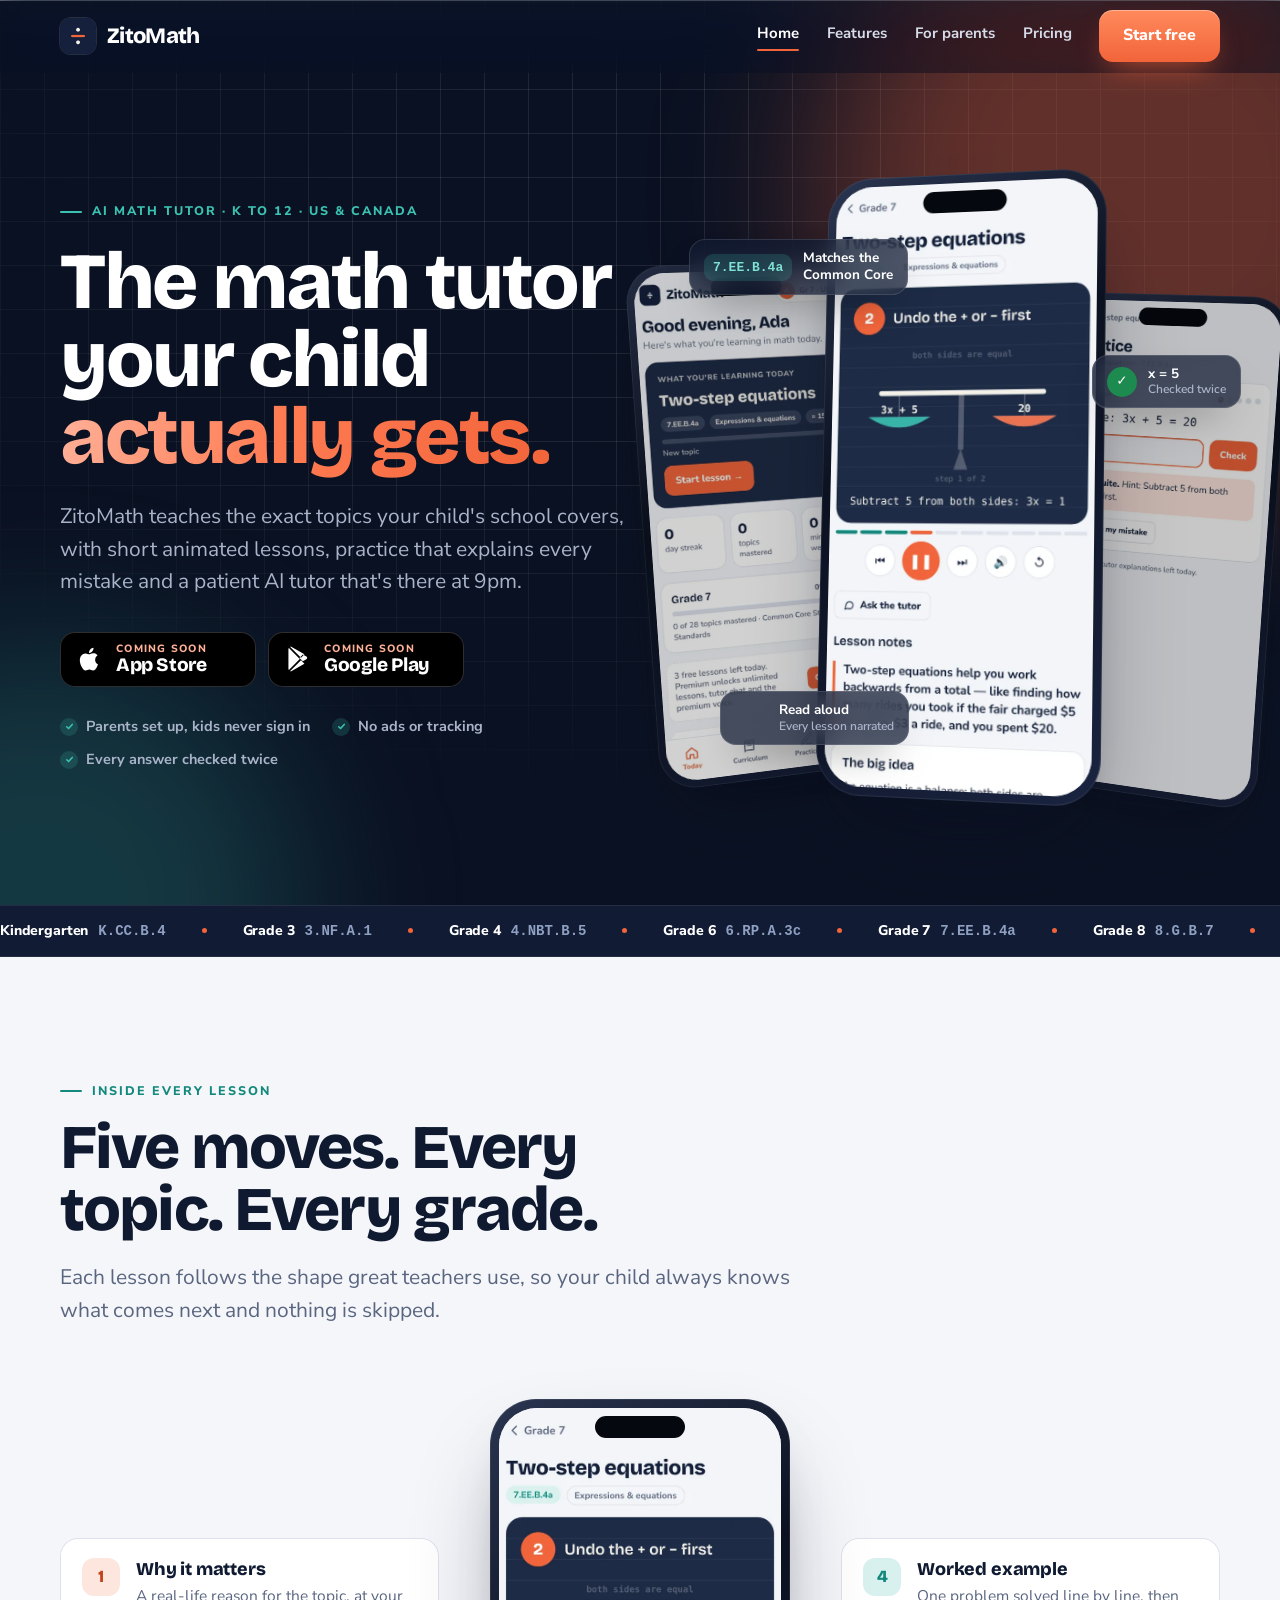
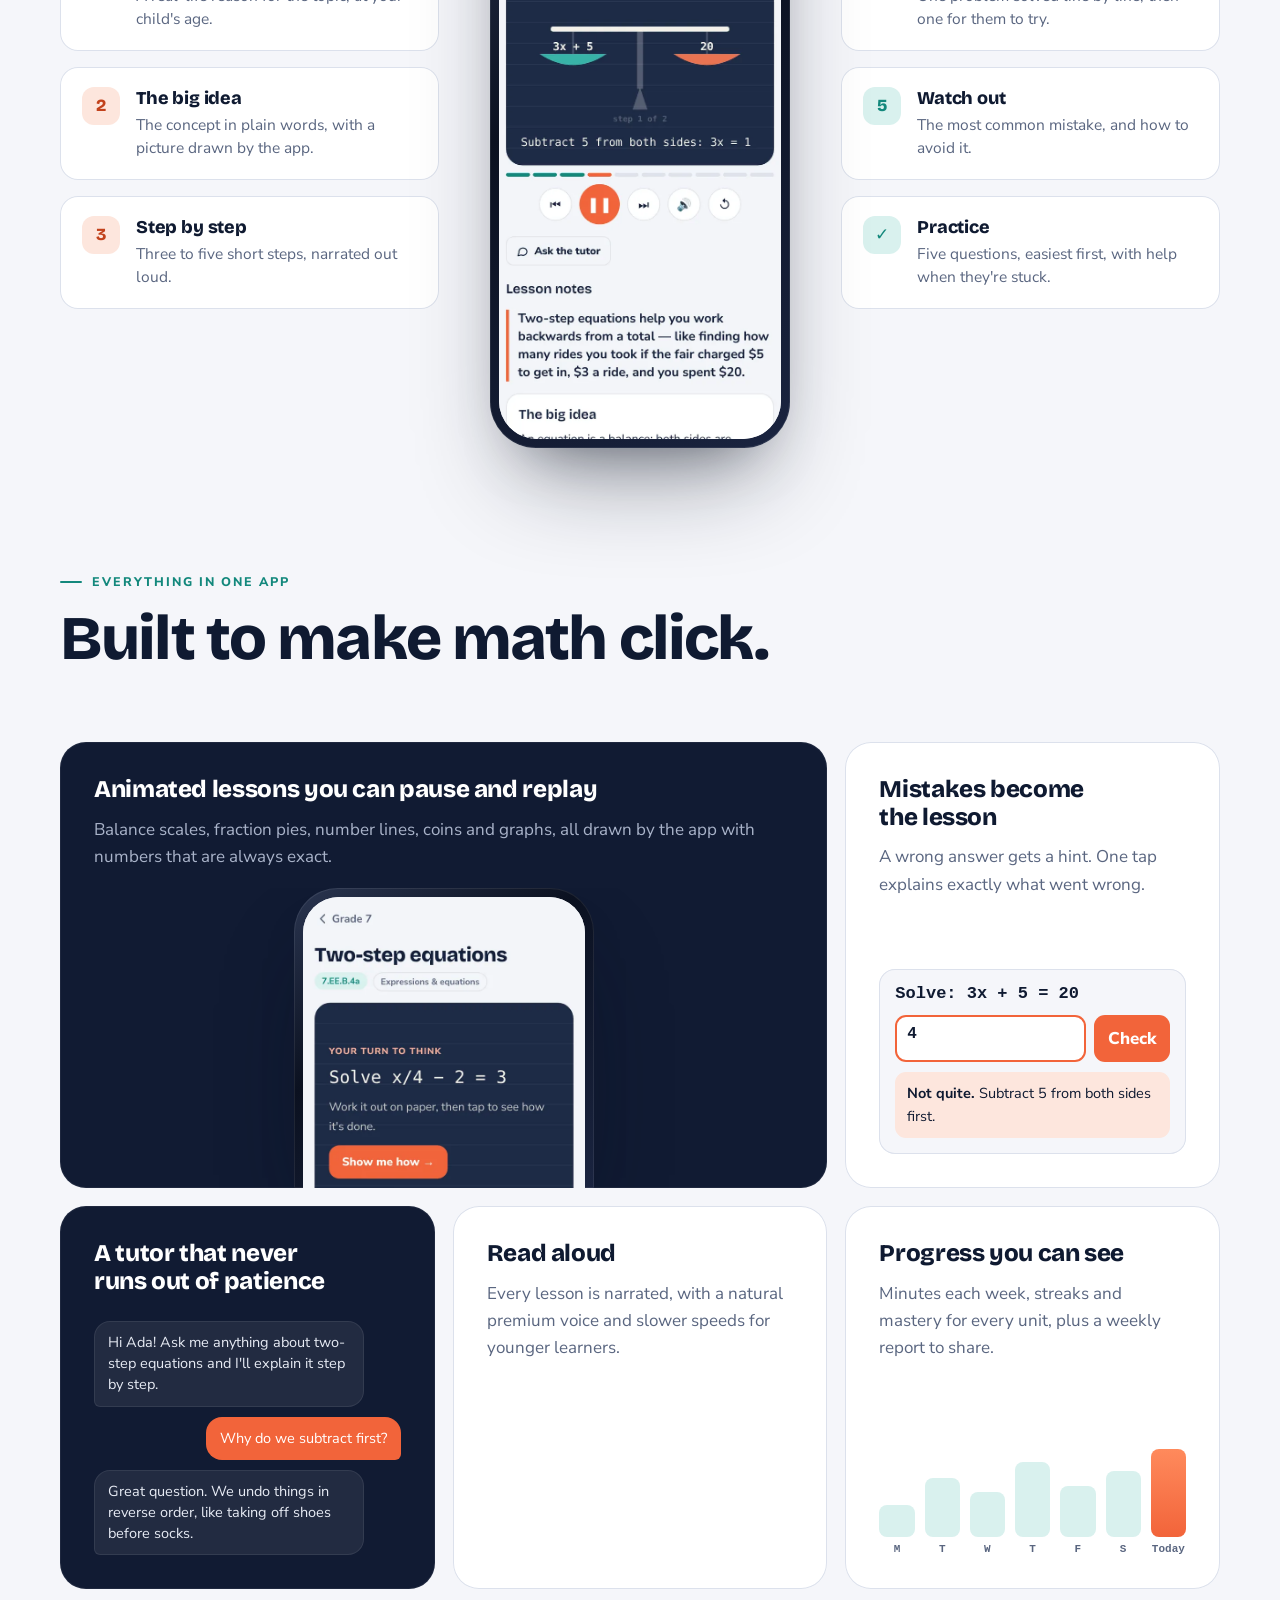
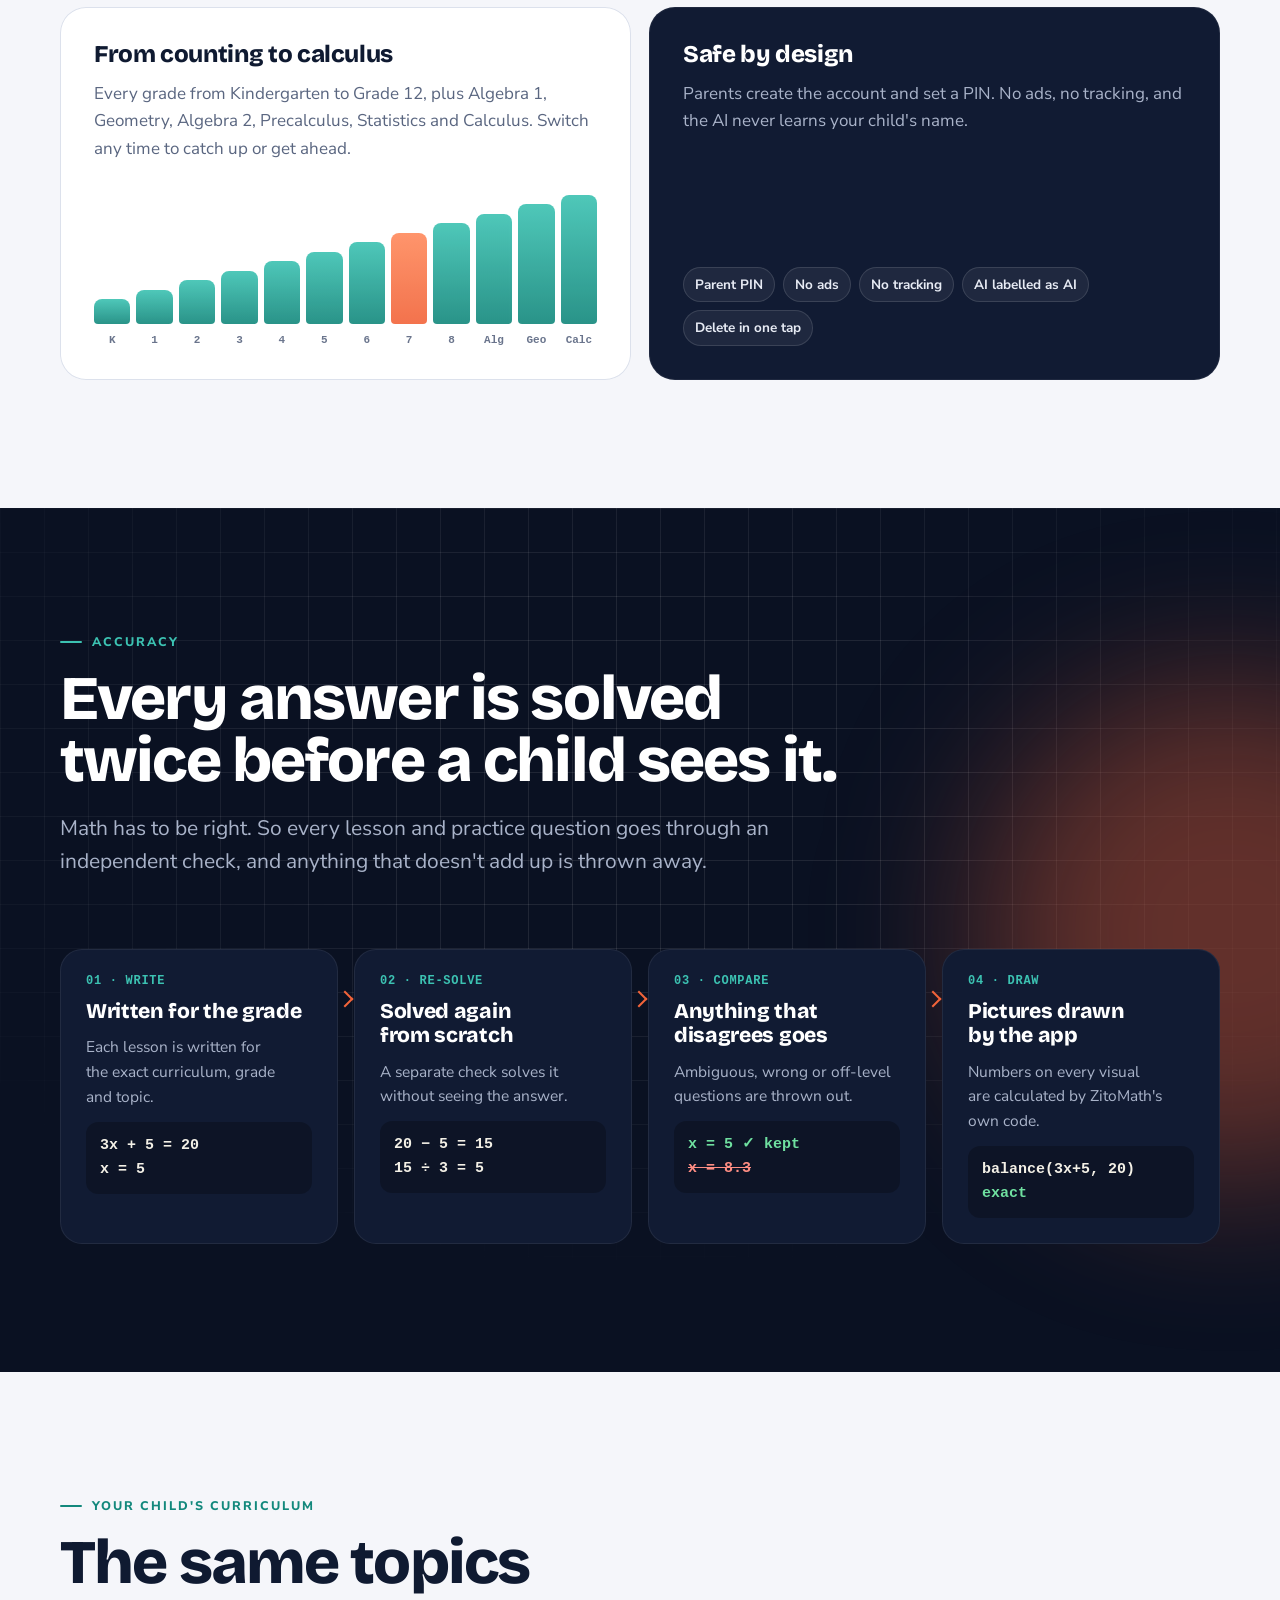
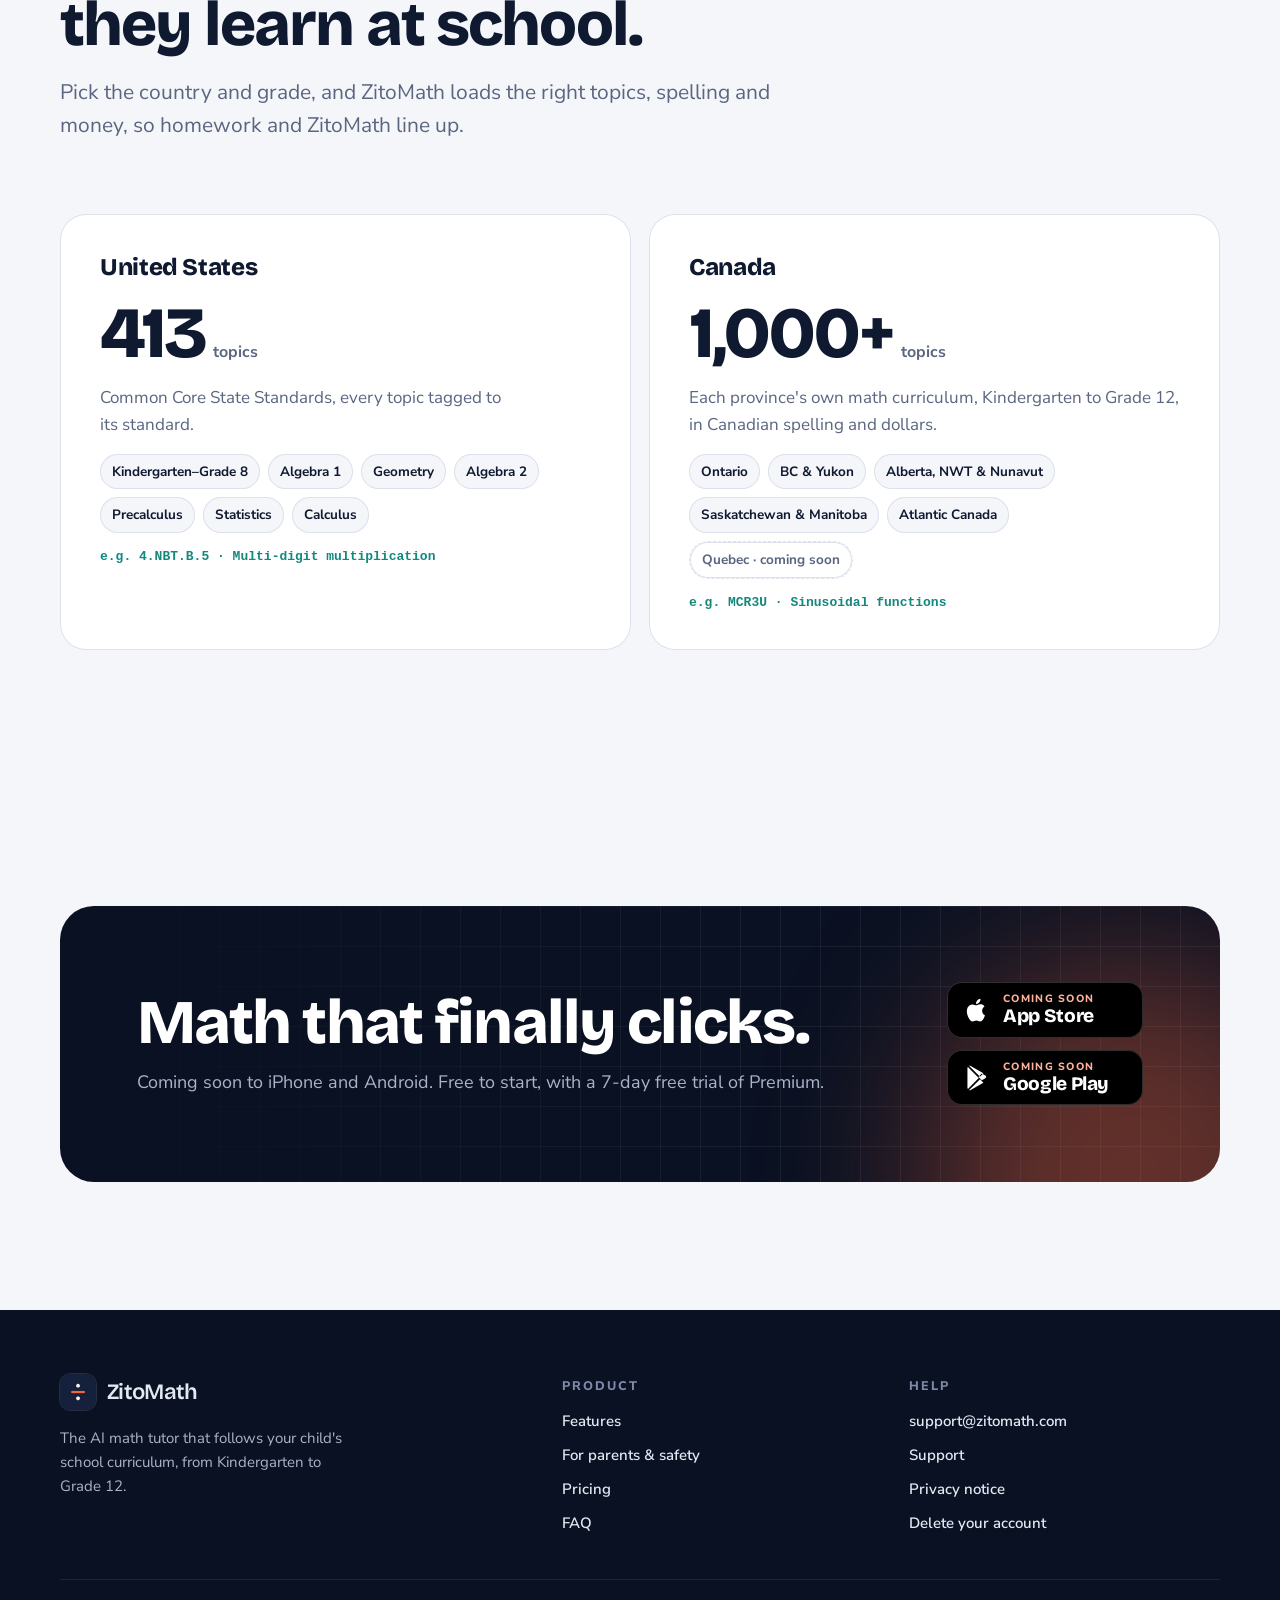
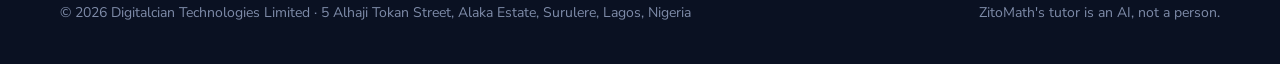
<file: index.html>
<!doctype html>
<html lang="en">
<head>
<meta charset="utf-8">
<meta name="viewport" content="width=device-width,initial-scale=1,viewport-fit=cover">
<title>ZitoMath: the AI math tutor for every grade</title>
<meta name="description" content="ZitoMath is an AI math tutor app that follows your child's school curriculum in the US and Canada, with animated lessons, practice that explains mistakes and a safe AI tutor.">
<link rel="canonical" href="https://zitomath.com/">
<meta name="theme-color" content="#0A1122">
<meta property="og:type" content="website">
<meta property="og:site_name" content="ZitoMath">
<meta property="og:title" content="ZitoMath: the AI math tutor for every grade">
<meta property="og:description" content="ZitoMath is an AI math tutor app that follows your child's school curriculum in the US and Canada, with animated lessons, practice that explains mistakes and a safe AI tutor.">
<meta property="og:url" content="https://zitomath.com/">
<meta property="og:image" content="https://zitomath.com/og.jpg">
<meta name="twitter:card" content="summary_large_image">
<link rel="icon" href="/favicon.png" sizes="48x48">
<link rel="apple-touch-icon" href="/icon-180.png">
<link rel="preload" href="/bricolage-800.woff2" as="font" type="font/woff2" crossorigin>
<link rel="preload" href="/nunito-400.woff2" as="font" type="font/woff2" crossorigin>
<link rel="stylesheet" href="/site.css">
<script>document.documentElement.classList.add('js')</script>
</head>
<body>
<a class="skip" href="#main">Skip to content</a>
<header class="site-header on-night">
  <div class="wrap nav">
    <a class="brand" href="/"><img src="/icon.webp" alt="" width="36" height="36">ZitoMath</a>
    <ul class="nav-links" id="menu"><li><a href="/" aria-current="page">Home</a></li><li><a href="/features">Features</a></li><li><a href="/parents">For parents</a></li><li><a href="/pricing">Pricing</a></li><li class="mobile-cta"><a class="btn btn-primary" href="/pricing">Start free</a></li></ul>
    <a class="btn btn-primary nav-cta" href="/pricing">Start free</a>
    <button class="menu-btn" aria-controls="menu" aria-expanded="false" aria-label="Open menu"><svg viewBox="0 0 24 24" fill="none" stroke="currentColor" stroke-width="2.4" stroke-linecap="round"><path d="M4 7h16M4 12h16M4 17h16"/></svg></button>
  </div>
</header>
<main id="main">

<section class="night hero">
  <div class="glow o" style="width:620px;height:620px;right:-160px;top:-120px"></div>
  <div class="glow t" style="width:520px;height:520px;left:-220px;bottom:-260px"></div>
  <div class="wrap hero-grid">
    <div>
      <span class="kicker">AI math tutor · K to 12 · US &amp; Canada</span>
      <h1 style="margin-top:22px">The math tutor your child <span class="hl">actually gets.</span></h1>
      <p class="lead">ZitoMath teaches the exact topics your child's school covers, with short animated lessons, practice that explains every mistake and a patient AI tutor that's there at 9pm.</p>
      <div class="stores" aria-label="Download ZitoMath (coming soon)">
  <span class="store" aria-disabled="true" role="img" aria-label="ZitoMath on the App Store, coming soon"><svg viewBox="0 0 24 24" fill="currentColor"><path d="M16.4 12.6c0-2.4 2-3.6 2.1-3.6-1.1-1.7-2.9-1.9-3.5-1.9-1.5-.2-2.9.9-3.7.9-.8 0-1.9-.9-3.2-.8-1.6 0-3.1 1-4 2.4-1.7 3-.4 7.4 1.2 9.8.8 1.2 1.8 2.5 3 2.4 1.2 0 1.7-.8 3.1-.8 1.5 0 1.9.8 3.2.8 1.3 0 2.2-1.2 3-2.4.9-1.4 1.3-2.7 1.3-2.8 0 0-2.5-1-2.5-4zM14 5.4c.7-.8 1.1-1.9 1-3-1 0-2.1.7-2.8 1.5-.6.7-1.2 1.8-1 2.9 1 .1 2.1-.6 2.8-1.4z"/></svg><span><small>Coming soon</small><b>App Store</b></span></span>
  <span class="store" aria-disabled="true" role="img" aria-label="ZitoMath on Google Play, coming soon"><svg viewBox="0 0 24 24" fill="currentColor"><path d="M4.2 2.6c-.3.3-.4.7-.4 1.2v16.4c0 .5.1.9.4 1.2l9.3-9.4zM14.6 13.1l2.9 2.9-11.3 6.4c-.4.2-.8.2-1.1.1zM18.8 9.6l-2.6-1.5-3 3 3 2.9 2.6-1.5c.7-.4 1.1-1 1.1-1.5 0-.5-.4-1.1-1.1-1.4zM5.1 1.5c.3-.1.7 0 1.1.1l11.3 6.4-2.9 2.9z"/></svg><span><small>Coming soon</small><b>Google Play</b></span></span>
</div>
      <div class="proof"><span>Parents set up, kids never sign in</span><span>No ads or tracking</span><span>Every answer checked twice</span></div>
    </div>
    <div class="stage" aria-label="ZitoMath app screens">
      <div class="phone p2"><img src="/app-today.webp" alt="ZitoMath home screen with today's topic, Two-step equations" width="640" height="1385" loading="lazy" decoding="async"></div>
      <div class="phone p3"><img src="/app-practice.webp" alt="A ZitoMath practice question with a hint" width="640" height="1385" loading="lazy" decoding="async"></div>
      <div class="phone p1"><img src="/app-lesson.webp" alt="ZitoMath lesson showing a balance scale for 3x + 5 = 20" width="640" height="1385" fetchpriority="high" decoding="async"></div>
      <div class="float f1"><span class="tag">7.EE.B.4a</span><span>Matches the<br>Common Core</span></div>
      <div class="float f2"><span class="ok">✓</span><span>x = 5<small>Checked twice</small></span></div>
      <div class="float f3"><span class="wave"><i></i><i></i><i></i><i></i><i></i><i></i></span><span>Read aloud<small>Every lesson narrated</small></span></div>
    </div>
  </div>
</section>
<div class="ticker" aria-hidden="true"><div class="ticker-track"><span><b>Kindergarten</b>K.CC.B.4</span><span><b>Grade 3</b>3.NF.A.1</span><span><b>Grade 4</b>4.NBT.B.5</span><span><b>Grade 6</b>6.RP.A.3c</span><span><b>Grade 7</b>7.EE.B.4a</span><span><b>Grade 8</b>8.G.B.7</span><span><b>Algebra 1</b>A-REI.B.4b</span><span><b>Geometry</b>G-SRT.C.8</span><span><b>Algebra 2</b>F-LE.A.4</span><span><b>Ontario Gr 5</b>Strand B · Number</span><span><b>BC Math 7</b>Circle graphs</span><span><b>Alberta Math 4</b>Area of rectangles</span><span><b>MCR3U</b>Sinusoidal functions</span><span><b>Pre-calculus 11</b>Radicals</span><span><b>Calculus</b>The chain rule</span><span><b>Kindergarten</b>K.CC.B.4</span><span><b>Grade 3</b>3.NF.A.1</span><span><b>Grade 4</b>4.NBT.B.5</span><span><b>Grade 6</b>6.RP.A.3c</span><span><b>Grade 7</b>7.EE.B.4a</span><span><b>Grade 8</b>8.G.B.7</span><span><b>Algebra 1</b>A-REI.B.4b</span><span><b>Geometry</b>G-SRT.C.8</span><span><b>Algebra 2</b>F-LE.A.4</span><span><b>Ontario Gr 5</b>Strand B · Number</span><span><b>BC Math 7</b>Circle graphs</span><span><b>Alberta Math 4</b>Area of rectangles</span><span><b>MCR3U</b>Sinusoidal functions</span><span><b>Pre-calculus 11</b>Radicals</span><span><b>Calculus</b>The chain rule</span></div></div>

<section class="band"><div class="wrap">
  <div class="sec-head reveal">
    <span class="kicker">Inside every lesson</span>
    <h2>Five moves. Every topic. Every grade.</h2>
    <p class="lead">Each lesson follows the shape great teachers use, so your child always knows what comes next and nothing is skipped.</p>
  </div>
  <div class="anatomy">
    <ol class="moves reveal">
      <li><span class="n">1</span><b>Why it matters</b><span>A real-life reason for the topic, at your child's age.</span></li>
      <li><span class="n">2</span><b>The big idea</b><span>The concept in plain words, with a picture drawn by the app.</span></li>
      <li><span class="n">3</span><b>Step by step</b><span>Three to five short steps, narrated out loud.</span></li>
    </ol>
    <div class="phone "><img src="/app-lesson.webp" alt="A ZitoMath lesson step: undo the plus or minus first" width="640" height="1385" loading="lazy" decoding="async"></div>
    <ol class="moves r reveal" start="4">
      <li><span class="n">4</span><b>Worked example</b><span>One problem solved line by line, then one for them to try.</span></li>
      <li><span class="n">5</span><b>Watch out</b><span>The most common mistake, and how to avoid it.</span></li>
      <li><span class="n">✓</span><b>Practice</b><span>Five questions, easiest first, with help when they're stuck.</span></li>
    </ol>
  </div>
</div></section>

<section class="band" style="padding-top:0"><div class="wrap">
  <div class="sec-head reveal">
    <span class="kicker">Everything in one app</span>
    <h2>Built to make math click.</h2>
  </div>
  <div class="bento">
    <div class="tile s4 dark reveal">
      <h3>Animated lessons you can pause and replay</h3>
      <p>Balance scales, fraction pies, number lines, coins and graphs, all drawn by the app with numbers that are always exact.</p>
      <div class="crop"><div class="phone "><img src="/app-your-turn.webp" alt="A lesson asking the child to solve x over 4 minus 2 equals 3" width="640" height="1385" loading="lazy" decoding="async"></div></div>
    </div>
    <div class="tile s2 reveal">
      <h3>Mistakes become the lesson</h3>
      <p>A wrong answer gets a hint. One tap explains exactly what went wrong.</p>
      <div class="art qcard" aria-hidden="true">
        <div class="q">Solve: 3x + 5 = 20</div>
        <div class="qrow"><span class="in">4</span><span class="go">Check</span></div>
        <div class="hint"><b>Not quite.</b> Subtract 5 from both sides first.</div>
      </div>
    </div>
    <div class="tile s2 dark reveal">
      <h3>A tutor that never runs out of patience</h3>
      <div class="art chat" aria-hidden="true">
        <div class="bub">Hi Ada! Ask me anything about two-step equations and I'll explain it step by step.</div>
        <div class="bub me">Why do we subtract first?</div>
        <div class="bub">Great question. We undo things in reverse order, like taking off shoes before socks.</div>
      </div>
    </div>
    <div class="tile s2 reveal">
      <h3>Read aloud</h3>
      <p>Every lesson is narrated, with a natural premium voice and slower speeds for younger learners.</p>
      <div class="art big-wave" aria-hidden="true"><i style="animation-delay:-0s"></i><i style="animation-delay:-1.1s"></i><i style="animation-delay:-0.9s"></i><i style="animation-delay:-0.7s"></i><i style="animation-delay:-0.5s"></i><i style="animation-delay:-0.3s"></i><i style="animation-delay:-0.1s"></i><i style="animation-delay:-1.2s"></i><i style="animation-delay:-1s"></i><i style="animation-delay:-0.8s"></i><i style="animation-delay:-0.6s"></i><i style="animation-delay:-0.4s"></i><i style="animation-delay:-0.2s"></i><i style="animation-delay:-0s"></i><i style="animation-delay:-1.1s"></i><i style="animation-delay:-0.9s"></i><i style="animation-delay:-0.7s"></i><i style="animation-delay:-0.5s"></i><i style="animation-delay:-0.3s"></i><i style="animation-delay:-0.1s"></i><i style="animation-delay:-1.2s"></i><i style="animation-delay:-1s"></i></div>
    </div>
    <div class="tile s2 reveal">
      <h3>Progress you can see</h3>
      <p>Minutes each week, streaks and mastery for every unit, plus a weekly report to share.</p>
      <div class="art bars" aria-hidden="true">
        <div><i style="height:30%"></i>M</div><div><i style="height:55%"></i>T</div><div><i style="height:42%"></i>W</div><div><i style="height:70%"></i>T</div><div><i style="height:48%"></i>F</div><div><i style="height:62%"></i>S</div><div><i class="on" style="height:90%"></i>Today</div>
      </div>
    </div>
    <div class="tile s3 reveal">
      <h3>From counting to calculus</h3>
      <p>Every grade from Kindergarten to Grade 12, plus Algebra 1, Geometry, Algebra 2, Precalculus, Statistics and Calculus. Switch any time to catch up or get ahead.</p>
      <div class="art ladder" aria-hidden="true" style="margin-bottom:22px">
        <i data-l="K" class="" style="height:18%"></i><i data-l="1" class="" style="height:25%"></i><i data-l="2" class="" style="height:32%"></i><i data-l="3" class="" style="height:39%"></i><i data-l="4" class="" style="height:46%"></i><i data-l="5" class="" style="height:53%"></i><i data-l="6" class="" style="height:60%"></i><i data-l="7" class="hot" style="height:67%"></i><i data-l="8" class="" style="height:74%"></i><i data-l="Alg" class="" style="height:81%"></i><i data-l="Geo" class="" style="height:88%"></i><i data-l="Calc" class="" style="height:95%"></i>
      </div>
    </div>
    <div class="tile s3 dark reveal">
      <h3>Safe by design</h3>
      <p>Parents create the account and set a PIN. No ads, no tracking, and the AI never learns your child's name.</p>
      <div class="art chips"><span class="chip">Parent PIN</span><span class="chip">No ads</span><span class="chip">No tracking</span><span class="chip">AI labelled as AI</span><span class="chip">Delete in one tap</span></div>
    </div>
  </div>
</div></section>

<section class="night band">
  <div class="glow o" style="width:500px;height:500px;right:-200px;top:20%"></div>
  <div class="wrap">
    <div class="sec-head reveal">
      <span class="kicker">Accuracy</span>
      <h2>Every answer is solved twice before a child sees it.</h2>
      <p class="lead">Math has to be right. So every lesson and practice question goes through an independent check, and anything that doesn't add up is thrown away.</p>
    </div>
    <div class="pipe">
      <div class="stage-card reveal"><span class="lab">01 · WRITE</span><h3>Written for the grade</h3><p>Each lesson is written for the exact curriculum, grade and topic.</p><div class="eq">3x + 5 = 20<br>x = 5</div></div>
      <div class="stage-card reveal"><span class="lab">02 · RE-SOLVE</span><h3>Solved again from scratch</h3><p>A separate check solves it without seeing the answer.</p><div class="eq">20 − 5 = 15<br>15 ÷ 3 = 5</div></div>
      <div class="stage-card reveal"><span class="lab">03 · COMPARE</span><h3>Anything that disagrees goes</h3><p>Ambiguous, wrong or off-level questions are thrown out.</p><div class="eq"><span class="good">x = 5 ✓ kept</span><br><span class="bad">x = 8.3</span></div></div>
      <div class="stage-card reveal"><span class="lab">04 · DRAW</span><h3>Pictures drawn by the app</h3><p>Numbers on every visual are calculated by ZitoMath's own code.</p><div class="eq">balance(3x+5, 20)<br><span class="good">exact</span></div></div>
    </div>
  </div>
</section>

<section class="band"><div class="wrap">
  <div class="sec-head reveal">
    <span class="kicker">Your child's curriculum</span>
    <h2>The same topics they learn at school.</h2>
    <p class="lead">Pick the country and grade, and ZitoMath loads the right topics, spelling and money, so homework and ZitoMath line up.</p>
  </div>
  <div class="regions">
    <div class="region reveal">
      <h3>United States</h3>
      <div class="count">413<small>topics</small></div>
      <p class="lead" style="font-size:17px">Common Core State Standards, every topic tagged to its standard.</p>
      <div class="chips"><span class="chip">Kindergarten–Grade 8</span><span class="chip">Algebra 1</span><span class="chip">Geometry</span><span class="chip">Algebra 2</span><span class="chip">Precalculus</span><span class="chip">Statistics</span><span class="chip">Calculus</span></div>
      <span class="code">e.g. 4.NBT.B.5 · Multi-digit multiplication</span>
    </div>
    <div class="region reveal">
      <h3>Canada</h3>
      <div class="count">1,000+<small>topics</small></div>
      <p class="lead" style="font-size:17px">Each province's own math curriculum, Kindergarten to Grade 12, in Canadian spelling and dollars.</p>
      <div class="chips"><span class="chip">Ontario</span><span class="chip">BC &amp; Yukon</span><span class="chip">Alberta, NWT &amp; Nunavut</span><span class="chip">Saskatchewan &amp; Manitoba</span><span class="chip">Atlantic Canada</span><span class="chip soon">Quebec · coming soon</span></div>
      <span class="code">e.g. MCR3U · Sinusoidal functions</span>
    </div>
  </div>
</div></section>
<section class="cta-band"><div class="wrap"><div class="cta-card reveal">
  <div class="glow o" style="width:420px;height:420px;right:-120px;bottom:-200px"></div>
  <div><h2>Math that finally clicks.</h2><p>Coming soon to iPhone and Android. Free to start, with a 7-day free trial of Premium.</p></div>
  <div class="stores" aria-label="Download ZitoMath (coming soon)">
  <span class="store" aria-disabled="true" role="img" aria-label="ZitoMath on the App Store, coming soon"><svg viewBox="0 0 24 24" fill="currentColor"><path d="M16.4 12.6c0-2.4 2-3.6 2.1-3.6-1.1-1.7-2.9-1.9-3.5-1.9-1.5-.2-2.9.9-3.7.9-.8 0-1.9-.9-3.2-.8-1.6 0-3.1 1-4 2.4-1.7 3-.4 7.4 1.2 9.8.8 1.2 1.8 2.5 3 2.4 1.2 0 1.7-.8 3.1-.8 1.5 0 1.9.8 3.2.8 1.3 0 2.2-1.2 3-2.4.9-1.4 1.3-2.7 1.3-2.8 0 0-2.5-1-2.5-4zM14 5.4c.7-.8 1.1-1.9 1-3-1 0-2.1.7-2.8 1.5-.6.7-1.2 1.8-1 2.9 1 .1 2.1-.6 2.8-1.4z"/></svg><span><small>Coming soon</small><b>App Store</b></span></span>
  <span class="store" aria-disabled="true" role="img" aria-label="ZitoMath on Google Play, coming soon"><svg viewBox="0 0 24 24" fill="currentColor"><path d="M4.2 2.6c-.3.3-.4.7-.4 1.2v16.4c0 .5.1.9.4 1.2l9.3-9.4zM14.6 13.1l2.9 2.9-11.3 6.4c-.4.2-.8.2-1.1.1zM18.8 9.6l-2.6-1.5-3 3 3 2.9 2.6-1.5c.7-.4 1.1-1 1.1-1.5 0-.5-.4-1.1-1.1-1.4zM5.1 1.5c.3-.1.7 0 1.1.1l11.3 6.4-2.9 2.9z"/></svg><span><small>Coming soon</small><b>Google Play</b></span></span>
</div>
</div></div></section><script type="application/ld+json">{"@context":"https://schema.org","@type":"MobileApplication","name":"ZitoMath","operatingSystem":"iOS, Android","applicationCategory":"EducationalApplication","description":"An AI math tutor that follows the US Common Core and Canadian provincial curricula from Kindergarten to Grade 12.","offers":{"@type":"Offer","price":"0","priceCurrency":"USD"},"publisher":{"@type":"Organization","name":"Digitalcian Technologies Limited","email":"support@zitomath.com"}}</script>
</main>
<footer class="site-footer">
  <div class="wrap">
    <div class="foot">
      <div>
        <a class="brand" href="/"><img src="/icon.webp" alt="" width="36" height="36">ZitoMath</a>
        <p>The AI math tutor that follows your child's school curriculum, from Kindergarten to Grade 12.</p>
      </div>
      <div><h4>Product</h4><ul><li><a href="/features">Features</a></li><li><a href="/parents">For parents &amp; safety</a></li><li><a href="/pricing">Pricing</a></li><li><a href="/pricing#faq">FAQ</a></li></ul></div>
      <div><h4>Help</h4><ul><li><a href="mailto:support@zitomath.com">support@zitomath.com</a></li><li><a href="/privacy#support">Support</a></li><li><a href="/privacy">Privacy notice</a></li><li><a href="/privacy#delete-account">Delete your account</a></li></ul></div>
    </div>
    <div class="legal-line"><span>© 2026 Digitalcian Technologies Limited · 5 Alhaji Tokan Street, Alaka Estate, Surulere, Lagos, Nigeria</span><span>ZitoMath's tutor is an AI, not a person.</span></div>
  </div>
</footer>
<script>
(function(){
  var h=document.querySelector('.site-header'),b=document.querySelector('.menu-btn'),m=document.getElementById('menu');
  function s(){h.classList.toggle('scrolled',window.scrollY>8)}s();addEventListener('scroll',s,{passive:true});
  b.addEventListener('click',function(){var o=m.classList.toggle('open');b.setAttribute('aria-expanded',o);b.setAttribute('aria-label',o?'Close menu':'Open menu')});
  var els=document.querySelectorAll('.reveal');
  if('IntersectionObserver' in window){var io=new IntersectionObserver(function(es){es.forEach(function(e){if(e.isIntersecting){e.target.classList.add('in');io.unobserve(e.target)}})},{rootMargin:'0px 0px -6% 0px'});els.forEach(function(el){if(el.getBoundingClientRect().top<innerHeight)el.classList.add('in');else io.observe(el)})}else{els.forEach(function(el){el.classList.add('in')})}
})();
</script>
</body>
</html>
</file>
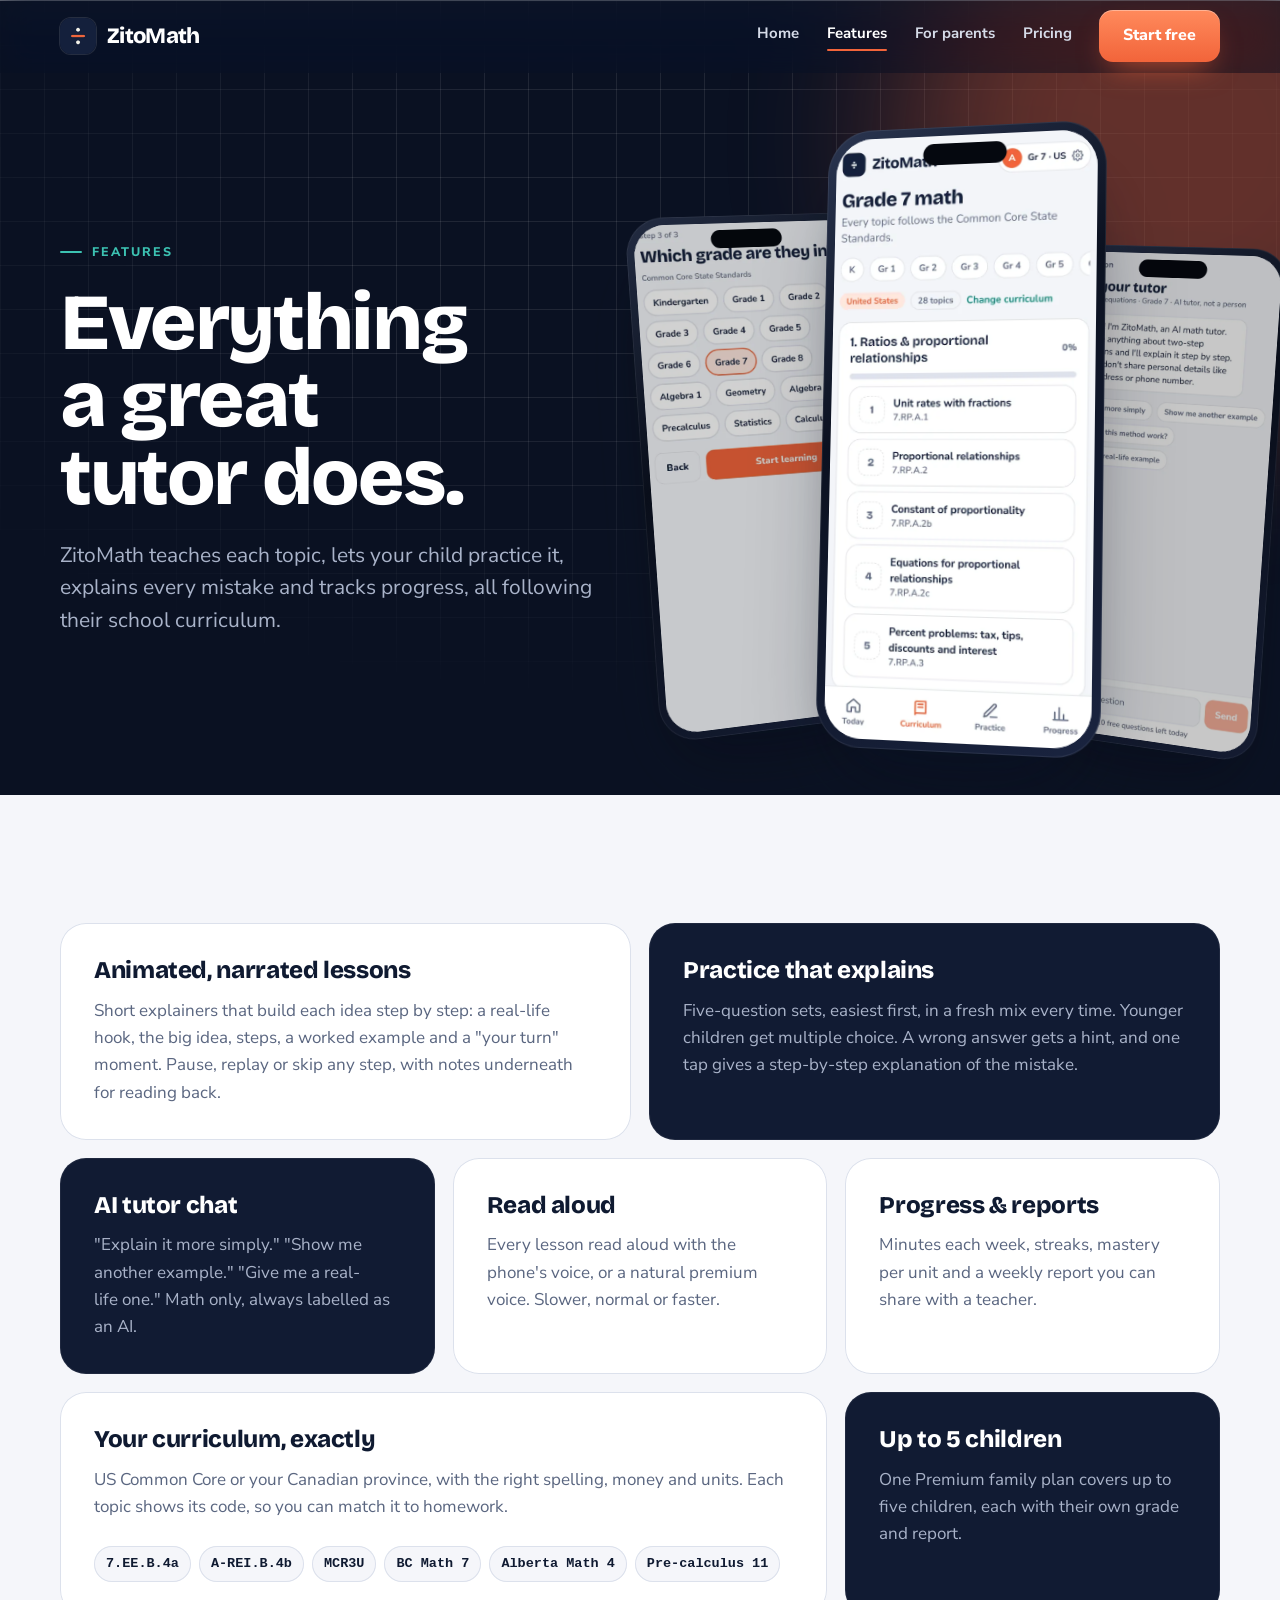
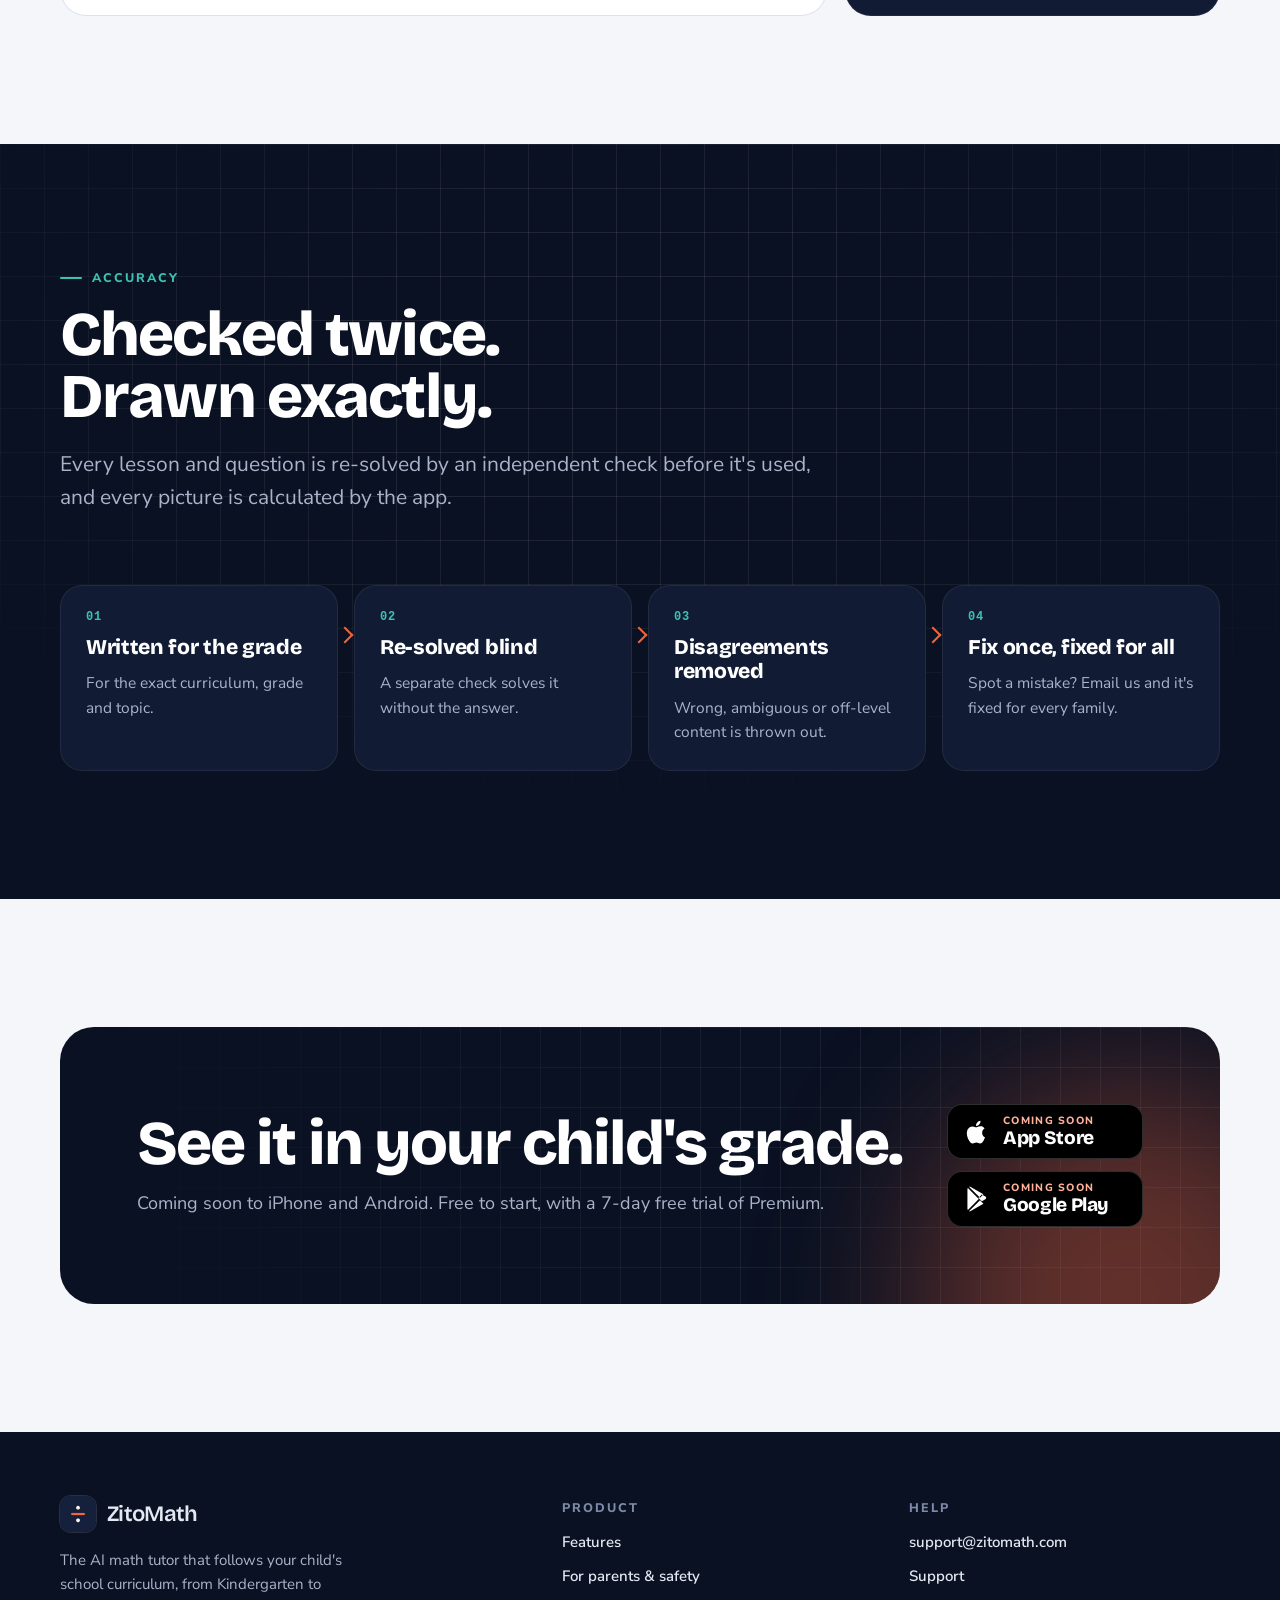
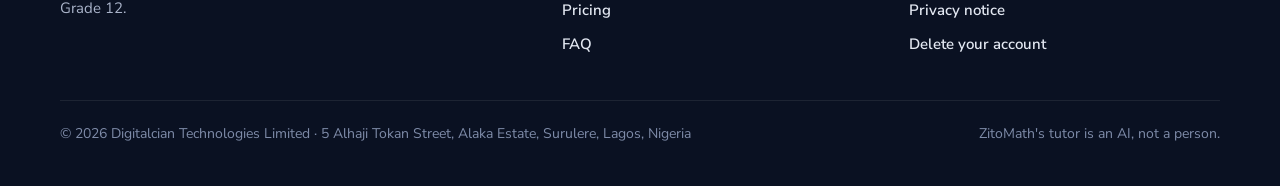
<file: features.html>
<!doctype html>
<html lang="en">
<head>
<meta charset="utf-8">
<meta name="viewport" content="width=device-width,initial-scale=1,viewport-fit=cover">
<title>Features | ZitoMath</title>
<meta name="description" content="Animated narrated lessons, practice that explains mistakes, a math-only AI tutor and progress tracking, following the US Common Core and Canadian curricula.">
<link rel="canonical" href="https://zitomath.com/features">
<meta name="theme-color" content="#0A1122">
<meta property="og:type" content="website">
<meta property="og:site_name" content="ZitoMath">
<meta property="og:title" content="Features | ZitoMath">
<meta property="og:description" content="Animated narrated lessons, practice that explains mistakes, a math-only AI tutor and progress tracking, following the US Common Core and Canadian curricula.">
<meta property="og:url" content="https://zitomath.com/features">
<meta property="og:image" content="https://zitomath.com/og.jpg">
<meta name="twitter:card" content="summary_large_image">
<link rel="icon" href="/favicon.png" sizes="48x48">
<link rel="apple-touch-icon" href="/icon-180.png">
<link rel="preload" href="/bricolage-800.woff2" as="font" type="font/woff2" crossorigin>
<link rel="preload" href="/nunito-400.woff2" as="font" type="font/woff2" crossorigin>
<link rel="stylesheet" href="/site.css">
<script>document.documentElement.classList.add('js')</script>
</head>
<body>
<a class="skip" href="#main">Skip to content</a>
<header class="site-header on-night">
  <div class="wrap nav">
    <a class="brand" href="/"><img src="/icon.webp" alt="" width="36" height="36">ZitoMath</a>
    <ul class="nav-links" id="menu"><li><a href="/">Home</a></li><li><a href="/features" aria-current="page">Features</a></li><li><a href="/parents">For parents</a></li><li><a href="/pricing">Pricing</a></li><li class="mobile-cta"><a class="btn btn-primary" href="/pricing">Start free</a></li></ul>
    <a class="btn btn-primary nav-cta" href="/pricing">Start free</a>
    <button class="menu-btn" aria-controls="menu" aria-expanded="false" aria-label="Open menu"><svg viewBox="0 0 24 24" fill="none" stroke="currentColor" stroke-width="2.4" stroke-linecap="round"><path d="M4 7h16M4 12h16M4 17h16"/></svg></button>
  </div>
</header>
<main id="main">

<section class="night page-hero">
  <div class="glow o" style="width:560px;height:560px;right:-180px;top:-140px"></div>
  <div class="wrap hero-grid">
    <div>
      <span class="kicker">Features</span>
      <h1 style="margin-top:22px">Everything a great tutor does.</h1>
      <p class="lead">ZitoMath teaches each topic, lets your child practice it, explains every mistake and tracks progress, all following their school curriculum.</p>
    </div>
    <div class="stage" style="height:520px">
      <div class="phone p2"><img src="/app-grade.webp" alt="Choosing a grade in ZitoMath, from Kindergarten to Calculus" width="640" height="1385" loading="lazy" decoding="async"></div>
      <div class="phone p3"><img src="/app-tutor.webp" alt="The ZitoMath AI tutor with suggested questions" width="640" height="1385" loading="lazy" decoding="async"></div>
      <div class="phone p1"><img src="/app-curriculum.webp" alt="The Grade 7 curriculum with Common Core codes" width="640" height="1385" fetchpriority="high" decoding="async"></div>
    </div>
  </div>
</section>

<section class="band"><div class="wrap">
  <div class="bento">
    <div class="tile s3 reveal"><h3>Animated, narrated lessons</h3><p>Short explainers that build each idea step by step: a real-life hook, the big idea, steps, a worked example and a "your turn" moment. Pause, replay or skip any step, with notes underneath for reading back.</p></div>
    <div class="tile s3 dark reveal"><h3>Practice that explains</h3><p>Five-question sets, easiest first, in a fresh mix every time. Younger children get multiple choice. A wrong answer gets a hint, and one tap gives a step-by-step explanation of the mistake.</p></div>
    <div class="tile s2 dark reveal"><h3>AI tutor chat</h3><p>"Explain it more simply." "Show me another example." "Give me a real-life one." Math only, always labelled as an AI.</p></div>
    <div class="tile s2 reveal"><h3>Read aloud</h3><p>Every lesson read aloud with the phone's voice, or a natural premium voice. Slower, normal or faster.</p></div>
    <div class="tile s2 reveal"><h3>Progress &amp; reports</h3><p>Minutes each week, streaks, mastery per unit and a weekly report you can share with a teacher.</p></div>
    <div class="tile s4 reveal"><h3>Your curriculum, exactly</h3><p>US Common Core or your Canadian province, with the right spelling, money and units. Each topic shows its code, so you can match it to homework.</p><div class="art chips"><span class="chip mono">7.EE.B.4a</span><span class="chip mono">A-REI.B.4b</span><span class="chip mono">MCR3U</span><span class="chip mono">BC Math 7</span><span class="chip mono">Alberta Math 4</span><span class="chip mono">Pre-calculus 11</span></div></div>
    <div class="tile s2 dark reveal"><h3>Up to 5 children</h3><p>One Premium family plan covers up to five children, each with their own grade and report.</p></div>
  </div>
</div></section>

<section class="night band"><div class="wrap">
  <div class="sec-head reveal"><span class="kicker">Accuracy</span><h2>Checked twice. Drawn exactly.</h2><p class="lead">Every lesson and question is re-solved by an independent check before it's used, and every picture is calculated by the app.</p></div>
  <div class="pipe">
    <div class="stage-card reveal"><span class="lab">01</span><h3>Written for the grade</h3><p>For the exact curriculum, grade and topic.</p></div>
    <div class="stage-card reveal"><span class="lab">02</span><h3>Re-solved blind</h3><p>A separate check solves it without the answer.</p></div>
    <div class="stage-card reveal"><span class="lab">03</span><h3>Disagreements removed</h3><p>Wrong, ambiguous or off-level content is thrown out.</p></div>
    <div class="stage-card reveal"><span class="lab">04</span><h3>Fix once, fixed for all</h3><p>Spot a mistake? Email us and it's fixed for every family.</p></div>
  </div>
</div></section>
<section class="cta-band"><div class="wrap"><div class="cta-card reveal">
  <div class="glow o" style="width:420px;height:420px;right:-120px;bottom:-200px"></div>
  <div><h2>See it in your child's grade.</h2><p>Coming soon to iPhone and Android. Free to start, with a 7-day free trial of Premium.</p></div>
  <div class="stores" aria-label="Download ZitoMath (coming soon)">
  <span class="store" aria-disabled="true" role="img" aria-label="ZitoMath on the App Store, coming soon"><svg viewBox="0 0 24 24" fill="currentColor"><path d="M16.4 12.6c0-2.4 2-3.6 2.1-3.6-1.1-1.7-2.9-1.9-3.5-1.9-1.5-.2-2.9.9-3.7.9-.8 0-1.9-.9-3.2-.8-1.6 0-3.1 1-4 2.4-1.7 3-.4 7.4 1.2 9.8.8 1.2 1.8 2.5 3 2.4 1.2 0 1.7-.8 3.1-.8 1.5 0 1.9.8 3.2.8 1.3 0 2.2-1.2 3-2.4.9-1.4 1.3-2.7 1.3-2.8 0 0-2.5-1-2.5-4zM14 5.4c.7-.8 1.1-1.9 1-3-1 0-2.1.7-2.8 1.5-.6.7-1.2 1.8-1 2.9 1 .1 2.1-.6 2.8-1.4z"/></svg><span><small>Coming soon</small><b>App Store</b></span></span>
  <span class="store" aria-disabled="true" role="img" aria-label="ZitoMath on Google Play, coming soon"><svg viewBox="0 0 24 24" fill="currentColor"><path d="M4.2 2.6c-.3.3-.4.7-.4 1.2v16.4c0 .5.1.9.4 1.2l9.3-9.4zM14.6 13.1l2.9 2.9-11.3 6.4c-.4.2-.8.2-1.1.1zM18.8 9.6l-2.6-1.5-3 3 3 2.9 2.6-1.5c.7-.4 1.1-1 1.1-1.5 0-.5-.4-1.1-1.1-1.4zM5.1 1.5c.3-.1.7 0 1.1.1l11.3 6.4-2.9 2.9z"/></svg><span><small>Coming soon</small><b>Google Play</b></span></span>
</div>
</div></div></section>
</main>
<footer class="site-footer">
  <div class="wrap">
    <div class="foot">
      <div>
        <a class="brand" href="/"><img src="/icon.webp" alt="" width="36" height="36">ZitoMath</a>
        <p>The AI math tutor that follows your child's school curriculum, from Kindergarten to Grade 12.</p>
      </div>
      <div><h4>Product</h4><ul><li><a href="/features">Features</a></li><li><a href="/parents">For parents &amp; safety</a></li><li><a href="/pricing">Pricing</a></li><li><a href="/pricing#faq">FAQ</a></li></ul></div>
      <div><h4>Help</h4><ul><li><a href="mailto:support@zitomath.com">support@zitomath.com</a></li><li><a href="/privacy#support">Support</a></li><li><a href="/privacy">Privacy notice</a></li><li><a href="/privacy#delete-account">Delete your account</a></li></ul></div>
    </div>
    <div class="legal-line"><span>© 2026 Digitalcian Technologies Limited · 5 Alhaji Tokan Street, Alaka Estate, Surulere, Lagos, Nigeria</span><span>ZitoMath's tutor is an AI, not a person.</span></div>
  </div>
</footer>
<script>
(function(){
  var h=document.querySelector('.site-header'),b=document.querySelector('.menu-btn'),m=document.getElementById('menu');
  function s(){h.classList.toggle('scrolled',window.scrollY>8)}s();addEventListener('scroll',s,{passive:true});
  b.addEventListener('click',function(){var o=m.classList.toggle('open');b.setAttribute('aria-expanded',o);b.setAttribute('aria-label',o?'Close menu':'Open menu')});
  var els=document.querySelectorAll('.reveal');
  if('IntersectionObserver' in window){var io=new IntersectionObserver(function(es){es.forEach(function(e){if(e.isIntersecting){e.target.classList.add('in');io.unobserve(e.target)}})},{rootMargin:'0px 0px -6% 0px'});els.forEach(function(el){if(el.getBoundingClientRect().top<innerHeight)el.classList.add('in');else io.observe(el)})}else{els.forEach(function(el){el.classList.add('in')})}
})();
</script>
</body>
</html>
</file>
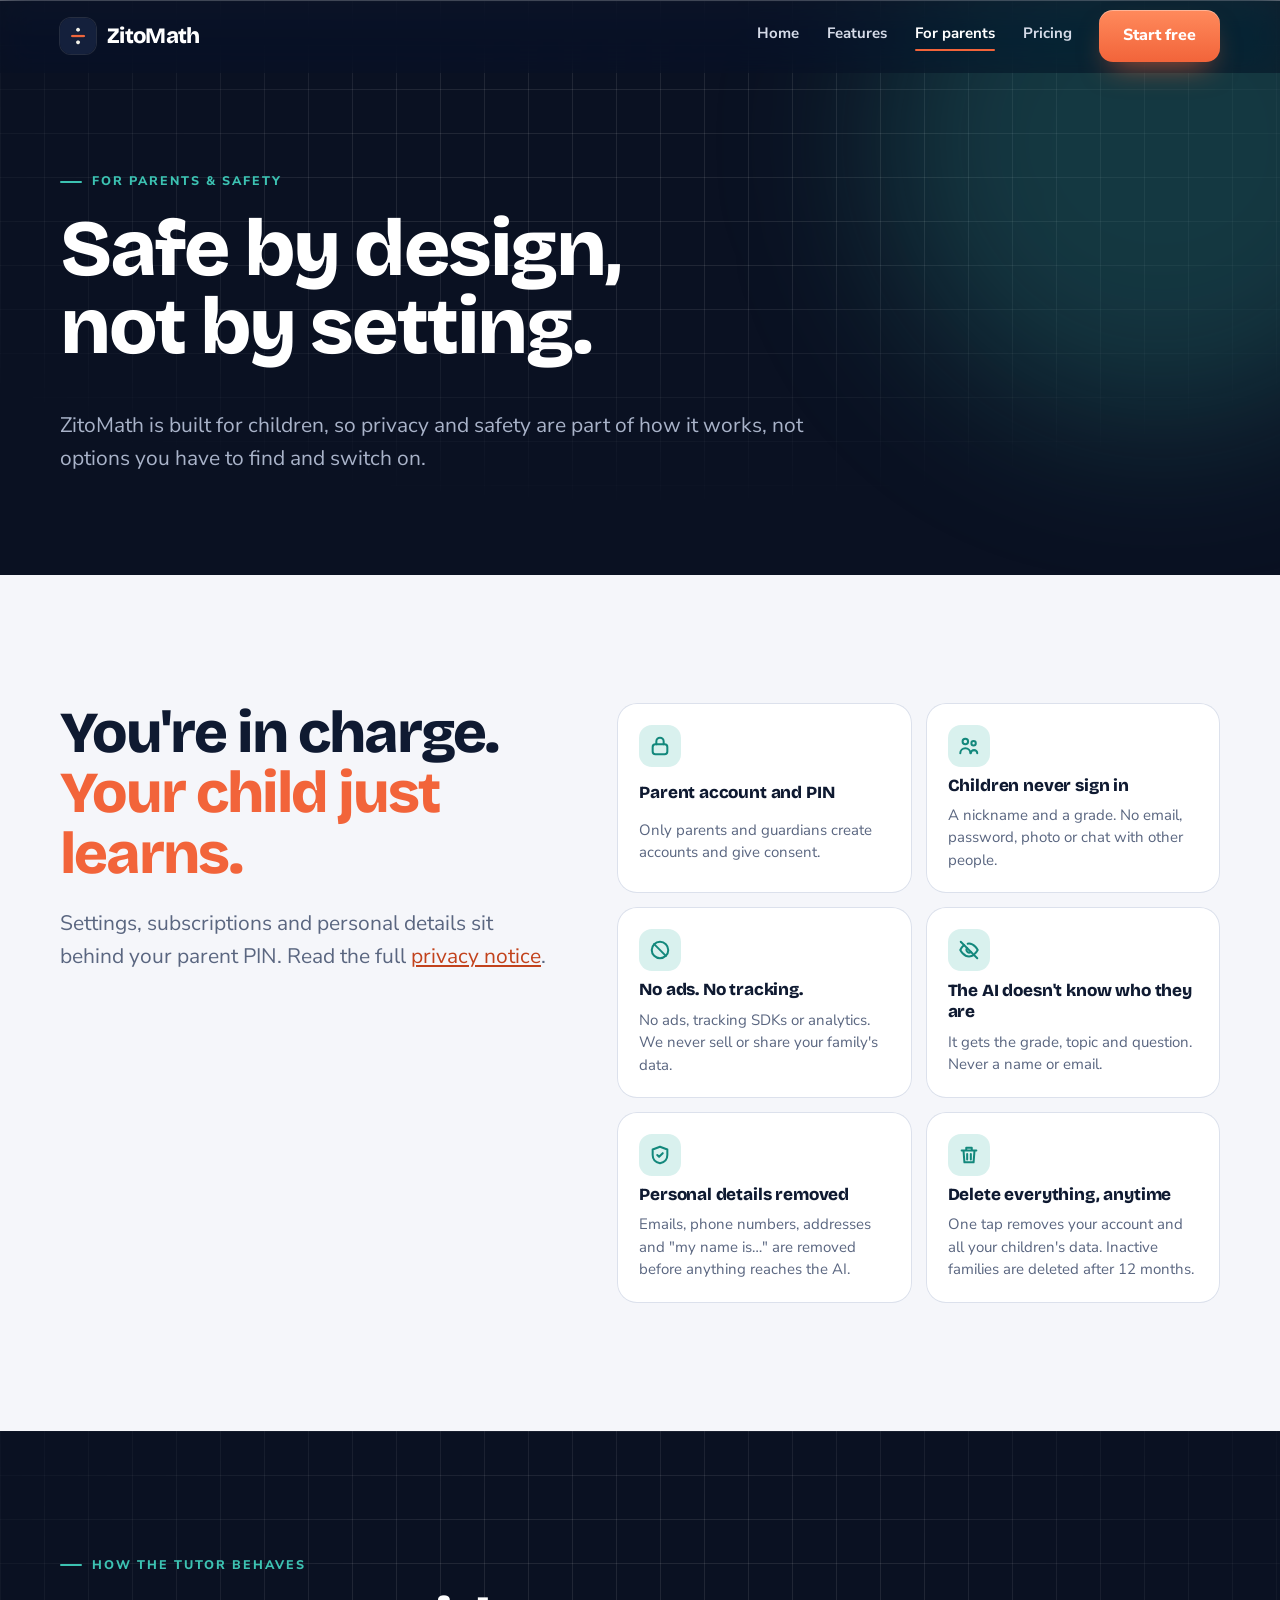
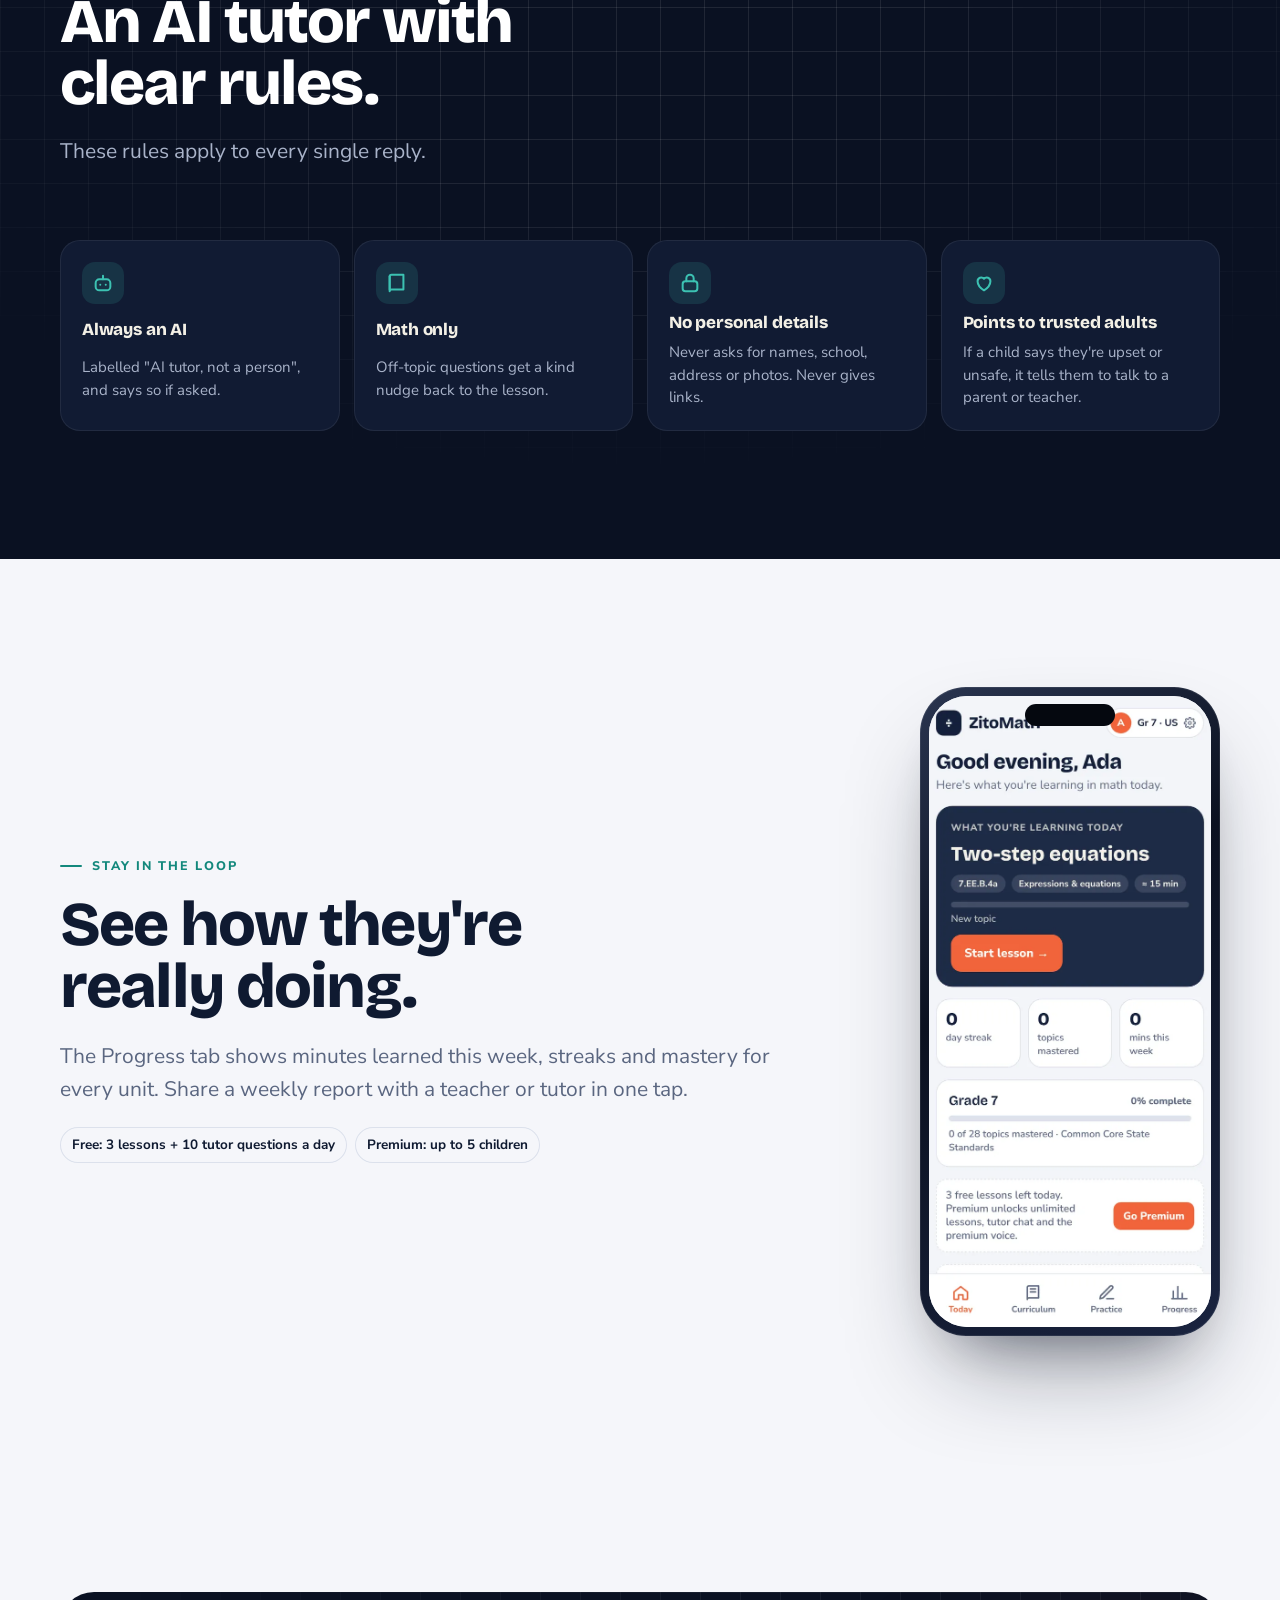
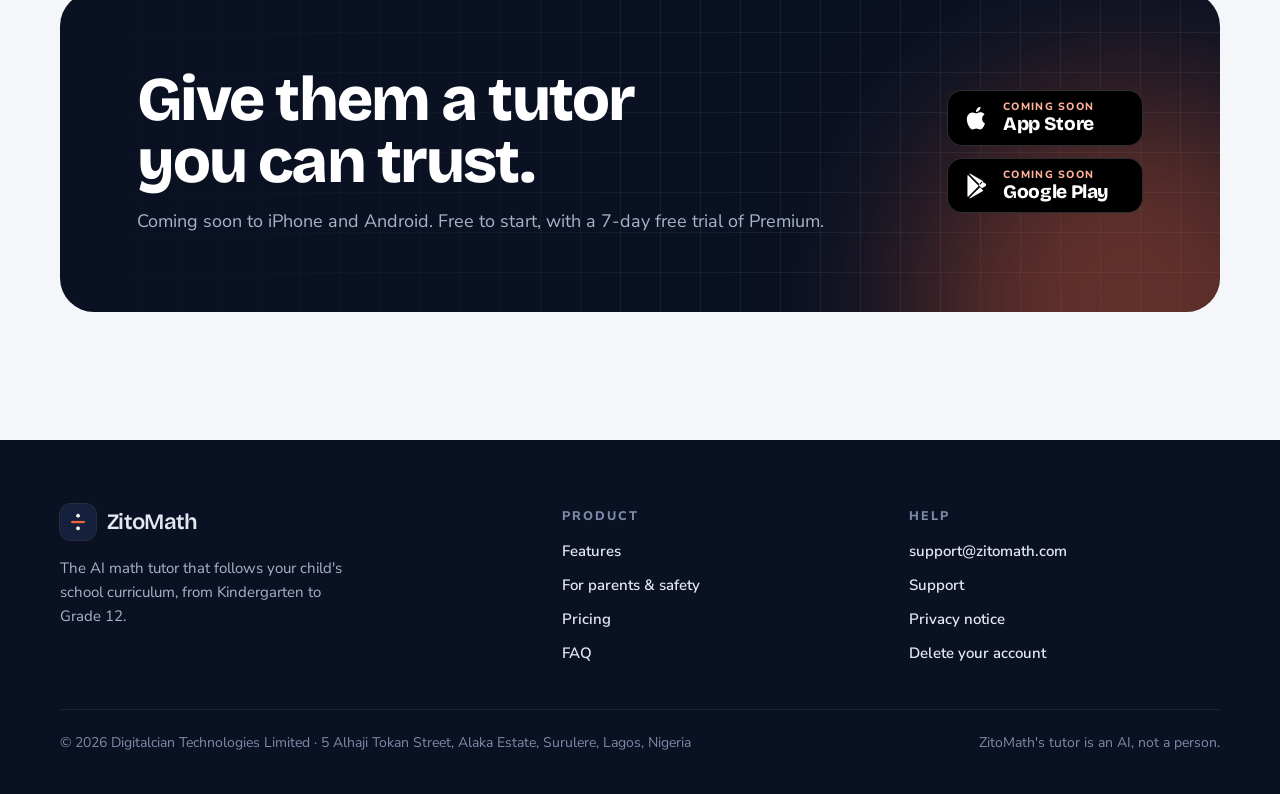
<file: parents.html>
<!doctype html>
<html lang="en">
<head>
<meta charset="utf-8">
<meta name="viewport" content="width=device-width,initial-scale=1,viewport-fit=cover">
<title>For parents & safety | ZitoMath</title>
<meta name="description" content="How ZitoMath keeps children safe: parent accounts and PIN, no ads or tracking, personal details removed before the AI, and one-tap account deletion.">
<link rel="canonical" href="https://zitomath.com/parents">
<meta name="theme-color" content="#0A1122">
<meta property="og:type" content="website">
<meta property="og:site_name" content="ZitoMath">
<meta property="og:title" content="For parents & safety | ZitoMath">
<meta property="og:description" content="How ZitoMath keeps children safe: parent accounts and PIN, no ads or tracking, personal details removed before the AI, and one-tap account deletion.">
<meta property="og:url" content="https://zitomath.com/parents">
<meta property="og:image" content="https://zitomath.com/og.jpg">
<meta name="twitter:card" content="summary_large_image">
<link rel="icon" href="/favicon.png" sizes="48x48">
<link rel="apple-touch-icon" href="/icon-180.png">
<link rel="preload" href="/bricolage-800.woff2" as="font" type="font/woff2" crossorigin>
<link rel="preload" href="/nunito-400.woff2" as="font" type="font/woff2" crossorigin>
<link rel="stylesheet" href="/site.css">
<script>document.documentElement.classList.add('js')</script>
</head>
<body>
<a class="skip" href="#main">Skip to content</a>
<header class="site-header on-night">
  <div class="wrap nav">
    <a class="brand" href="/"><img src="/icon.webp" alt="" width="36" height="36">ZitoMath</a>
    <ul class="nav-links" id="menu"><li><a href="/">Home</a></li><li><a href="/features">Features</a></li><li><a href="/parents" aria-current="page">For parents</a></li><li><a href="/pricing">Pricing</a></li><li class="mobile-cta"><a class="btn btn-primary" href="/pricing">Start free</a></li></ul>
    <a class="btn btn-primary nav-cta" href="/pricing">Start free</a>
    <button class="menu-btn" aria-controls="menu" aria-expanded="false" aria-label="Open menu"><svg viewBox="0 0 24 24" fill="none" stroke="currentColor" stroke-width="2.4" stroke-linecap="round"><path d="M4 7h16M4 12h16M4 17h16"/></svg></button>
  </div>
</header>
<main id="main">

<section class="night page-hero">
  <div class="glow t" style="width:560px;height:560px;right:-160px;top:-140px"></div>
  <div class="wrap"><div class="stack" style="max-width:820px">
    <span class="kicker">For parents &amp; safety</span>
    <h1>Safe by design,<br>not by setting.</h1>
    <p class="lead">ZitoMath is built for children, so privacy and safety are part of how it works, not options you have to find and switch on.</p>
  </div></div>
</section>

<section class="band"><div class="wrap safe">
  <div class="stack reveal" style="position:sticky;top:110px">
    <p class="statement">You're in charge. <em>Your child just learns.</em></p>
    <p class="lead">Settings, subscriptions and personal details sit behind your parent PIN. Read the full <a href="/privacy">privacy notice</a>.</p>
  </div>
  <div class="safe-list">
    <div class="safe-item reveal"><span class="ic"><svg viewBox="0 0 24 24" fill="none" stroke="currentColor" stroke-width="2.2" stroke-linecap="round" stroke-linejoin="round"><rect x="4" y="10" width="16" height="11" rx="3"/><path d="M8 10V7a4 4 0 0 1 8 0v3"/></svg></span><b>Parent account and PIN</b><span>Only parents and guardians create accounts and give consent.</span></div>
    <div class="safe-item reveal"><span class="ic"><svg viewBox="0 0 24 24" fill="none" stroke="currentColor" stroke-width="2.2" stroke-linecap="round" stroke-linejoin="round"><circle cx="8" cy="7" r="3"/><circle cx="17" cy="9" r="2.4"/><path d="M2.5 20a5.5 5.5 0 0 1 11 0M14 20a3.5 3.5 0 0 1 7 0"/></svg></span><b>Children never sign in</b><span>A nickname and a grade. No email, password, photo or chat with other people.</span></div>
    <div class="safe-item reveal"><span class="ic"><svg viewBox="0 0 24 24" fill="none" stroke="currentColor" stroke-width="2.2" stroke-linecap="round" stroke-linejoin="round"><circle cx="12" cy="12" r="9"/><path d="M5.6 5.6l12.8 12.8"/></svg></span><b>No ads. No tracking.</b><span>No ads, tracking SDKs or analytics. We never sell or share your family's data.</span></div>
    <div class="safe-item reveal"><span class="ic"><svg viewBox="0 0 24 24" fill="none" stroke="currentColor" stroke-width="2.2" stroke-linecap="round" stroke-linejoin="round"><path d="M3 3l18 18"/><path d="M10.6 5.1A10 10 0 0 1 12 5c6 0 9.5 7 9.5 7a17 17 0 0 1-3 3.9M6.6 6.6A17 17 0 0 0 2.5 12S6 19 12 19a9.6 9.6 0 0 0 5.4-1.6"/><path d="M9.9 9.9a3 3 0 0 0 4.2 4.2"/></svg></span><b>The AI doesn't know who they are</b><span>It gets the grade, topic and question. Never a name or email.</span></div>
    <div class="safe-item reveal"><span class="ic"><svg viewBox="0 0 24 24" fill="none" stroke="currentColor" stroke-width="2.2" stroke-linecap="round" stroke-linejoin="round"><path d="M12 3l8 3v6c0 5-3.5 8-8 9-4.5-1-8-4-8-9V6z"/><path d="M9 12l2 2 4-4"/></svg></span><b>Personal details removed</b><span>Emails, phone numbers, addresses and "my name is…" are removed before anything reaches the AI.</span></div>
    <div class="safe-item reveal"><span class="ic"><svg viewBox="0 0 24 24" fill="none" stroke="currentColor" stroke-width="2.2" stroke-linecap="round" stroke-linejoin="round"><path d="M4 7h16M10 11v6M14 11v6M6 7l1 13h10l1-13M9 7V4h6v3"/></svg></span><b>Delete everything, anytime</b><span>One tap removes your account and all your children's data. Inactive families are deleted after 12 months.</span></div>
  </div>
</div></section>

<section class="night band"><div class="wrap">
  <div class="sec-head reveal"><span class="kicker">How the tutor behaves</span><h2>An AI tutor with clear rules.</h2><p class="lead">These rules apply to every single reply.</p></div>
  <div class="safe-list" style="grid-template-columns:repeat(auto-fit,minmax(240px,1fr))">
    <div class="safe-item reveal"><span class="ic"><svg viewBox="0 0 24 24" fill="none" stroke="currentColor" stroke-width="2.2" stroke-linecap="round" stroke-linejoin="round"><rect x="4" y="8" width="16" height="12" rx="4"/><path d="M12 4v4M9 14h.01M15 14h.01"/></svg></span><b>Always an AI</b><span>Labelled "AI tutor, not a person", and says so if asked.</span></div>
    <div class="safe-item reveal"><span class="ic"><svg viewBox="0 0 24 24" fill="none" stroke="currentColor" stroke-width="2.2" stroke-linecap="round" stroke-linejoin="round"><path d="M4 5a2 2 0 0 1 2-2h13v16H6a2 2 0 0 0-2 2z"/><path d="M4 19V5"/></svg></span><b>Math only</b><span>Off-topic questions get a kind nudge back to the lesson.</span></div>
    <div class="safe-item reveal"><span class="ic"><svg viewBox="0 0 24 24" fill="none" stroke="currentColor" stroke-width="2.2" stroke-linecap="round" stroke-linejoin="round"><rect x="4" y="10" width="16" height="11" rx="3"/><path d="M8 10V7a4 4 0 0 1 8 0v3"/></svg></span><b>No personal details</b><span>Never asks for names, school, address or photos. Never gives links.</span></div>
    <div class="safe-item reveal"><span class="ic"><svg viewBox="0 0 24 24" fill="none" stroke="currentColor" stroke-width="2.2" stroke-linecap="round" stroke-linejoin="round"><path d="M12 20s-7-4.5-7-10a4 4 0 0 1 7-2.6A4 4 0 0 1 19 10c0 5.5-7 10-7 10z"/></svg></span><b>Points to trusted adults</b><span>If a child says they're upset or unsafe, it tells them to talk to a parent or teacher.</span></div>
  </div>
</div></section>

<section class="band"><div class="wrap anatomy" style="grid-template-columns:minmax(0,1fr) auto">
  <div class="stack reveal">
    <span class="kicker">Stay in the loop</span>
    <h2>See how they're really doing.</h2>
    <p class="lead">The Progress tab shows minutes learned this week, streaks and mastery for every unit. Share a weekly report with a teacher or tutor in one tap.</p>
    <div class="chips"><span class="chip">Free: 3 lessons + 10 tutor questions a day</span><span class="chip">Premium: up to 5 children</span></div>
  </div>
  <div class="phone "><img src="/app-today.webp" alt="The ZitoMath Today screen with streak, topics mastered and minutes this week" width="640" height="1385" loading="lazy" decoding="async"></div>
</div></section>
<section class="cta-band"><div class="wrap"><div class="cta-card reveal">
  <div class="glow o" style="width:420px;height:420px;right:-120px;bottom:-200px"></div>
  <div><h2>Give them a tutor you can trust.</h2><p>Coming soon to iPhone and Android. Free to start, with a 7-day free trial of Premium.</p></div>
  <div class="stores" aria-label="Download ZitoMath (coming soon)">
  <span class="store" aria-disabled="true" role="img" aria-label="ZitoMath on the App Store, coming soon"><svg viewBox="0 0 24 24" fill="currentColor"><path d="M16.4 12.6c0-2.4 2-3.6 2.1-3.6-1.1-1.7-2.9-1.9-3.5-1.9-1.5-.2-2.9.9-3.7.9-.8 0-1.9-.9-3.2-.8-1.6 0-3.1 1-4 2.4-1.7 3-.4 7.4 1.2 9.8.8 1.2 1.8 2.5 3 2.4 1.2 0 1.7-.8 3.1-.8 1.5 0 1.9.8 3.2.8 1.3 0 2.2-1.2 3-2.4.9-1.4 1.3-2.7 1.3-2.8 0 0-2.5-1-2.5-4zM14 5.4c.7-.8 1.1-1.9 1-3-1 0-2.1.7-2.8 1.5-.6.7-1.2 1.8-1 2.9 1 .1 2.1-.6 2.8-1.4z"/></svg><span><small>Coming soon</small><b>App Store</b></span></span>
  <span class="store" aria-disabled="true" role="img" aria-label="ZitoMath on Google Play, coming soon"><svg viewBox="0 0 24 24" fill="currentColor"><path d="M4.2 2.6c-.3.3-.4.7-.4 1.2v16.4c0 .5.1.9.4 1.2l9.3-9.4zM14.6 13.1l2.9 2.9-11.3 6.4c-.4.2-.8.2-1.1.1zM18.8 9.6l-2.6-1.5-3 3 3 2.9 2.6-1.5c.7-.4 1.1-1 1.1-1.5 0-.5-.4-1.1-1.1-1.4zM5.1 1.5c.3-.1.7 0 1.1.1l11.3 6.4-2.9 2.9z"/></svg><span><small>Coming soon</small><b>Google Play</b></span></span>
</div>
</div></div></section>
</main>
<footer class="site-footer">
  <div class="wrap">
    <div class="foot">
      <div>
        <a class="brand" href="/"><img src="/icon.webp" alt="" width="36" height="36">ZitoMath</a>
        <p>The AI math tutor that follows your child's school curriculum, from Kindergarten to Grade 12.</p>
      </div>
      <div><h4>Product</h4><ul><li><a href="/features">Features</a></li><li><a href="/parents">For parents &amp; safety</a></li><li><a href="/pricing">Pricing</a></li><li><a href="/pricing#faq">FAQ</a></li></ul></div>
      <div><h4>Help</h4><ul><li><a href="mailto:support@zitomath.com">support@zitomath.com</a></li><li><a href="/privacy#support">Support</a></li><li><a href="/privacy">Privacy notice</a></li><li><a href="/privacy#delete-account">Delete your account</a></li></ul></div>
    </div>
    <div class="legal-line"><span>© 2026 Digitalcian Technologies Limited · 5 Alhaji Tokan Street, Alaka Estate, Surulere, Lagos, Nigeria</span><span>ZitoMath's tutor is an AI, not a person.</span></div>
  </div>
</footer>
<script>
(function(){
  var h=document.querySelector('.site-header'),b=document.querySelector('.menu-btn'),m=document.getElementById('menu');
  function s(){h.classList.toggle('scrolled',window.scrollY>8)}s();addEventListener('scroll',s,{passive:true});
  b.addEventListener('click',function(){var o=m.classList.toggle('open');b.setAttribute('aria-expanded',o);b.setAttribute('aria-label',o?'Close menu':'Open menu')});
  var els=document.querySelectorAll('.reveal');
  if('IntersectionObserver' in window){var io=new IntersectionObserver(function(es){es.forEach(function(e){if(e.isIntersecting){e.target.classList.add('in');io.unobserve(e.target)}})},{rootMargin:'0px 0px -6% 0px'});els.forEach(function(el){if(el.getBoundingClientRect().top<innerHeight)el.classList.add('in');else io.observe(el)})}else{els.forEach(function(el){el.classList.add('in')})}
})();
</script>
</body>
</html>
</file>
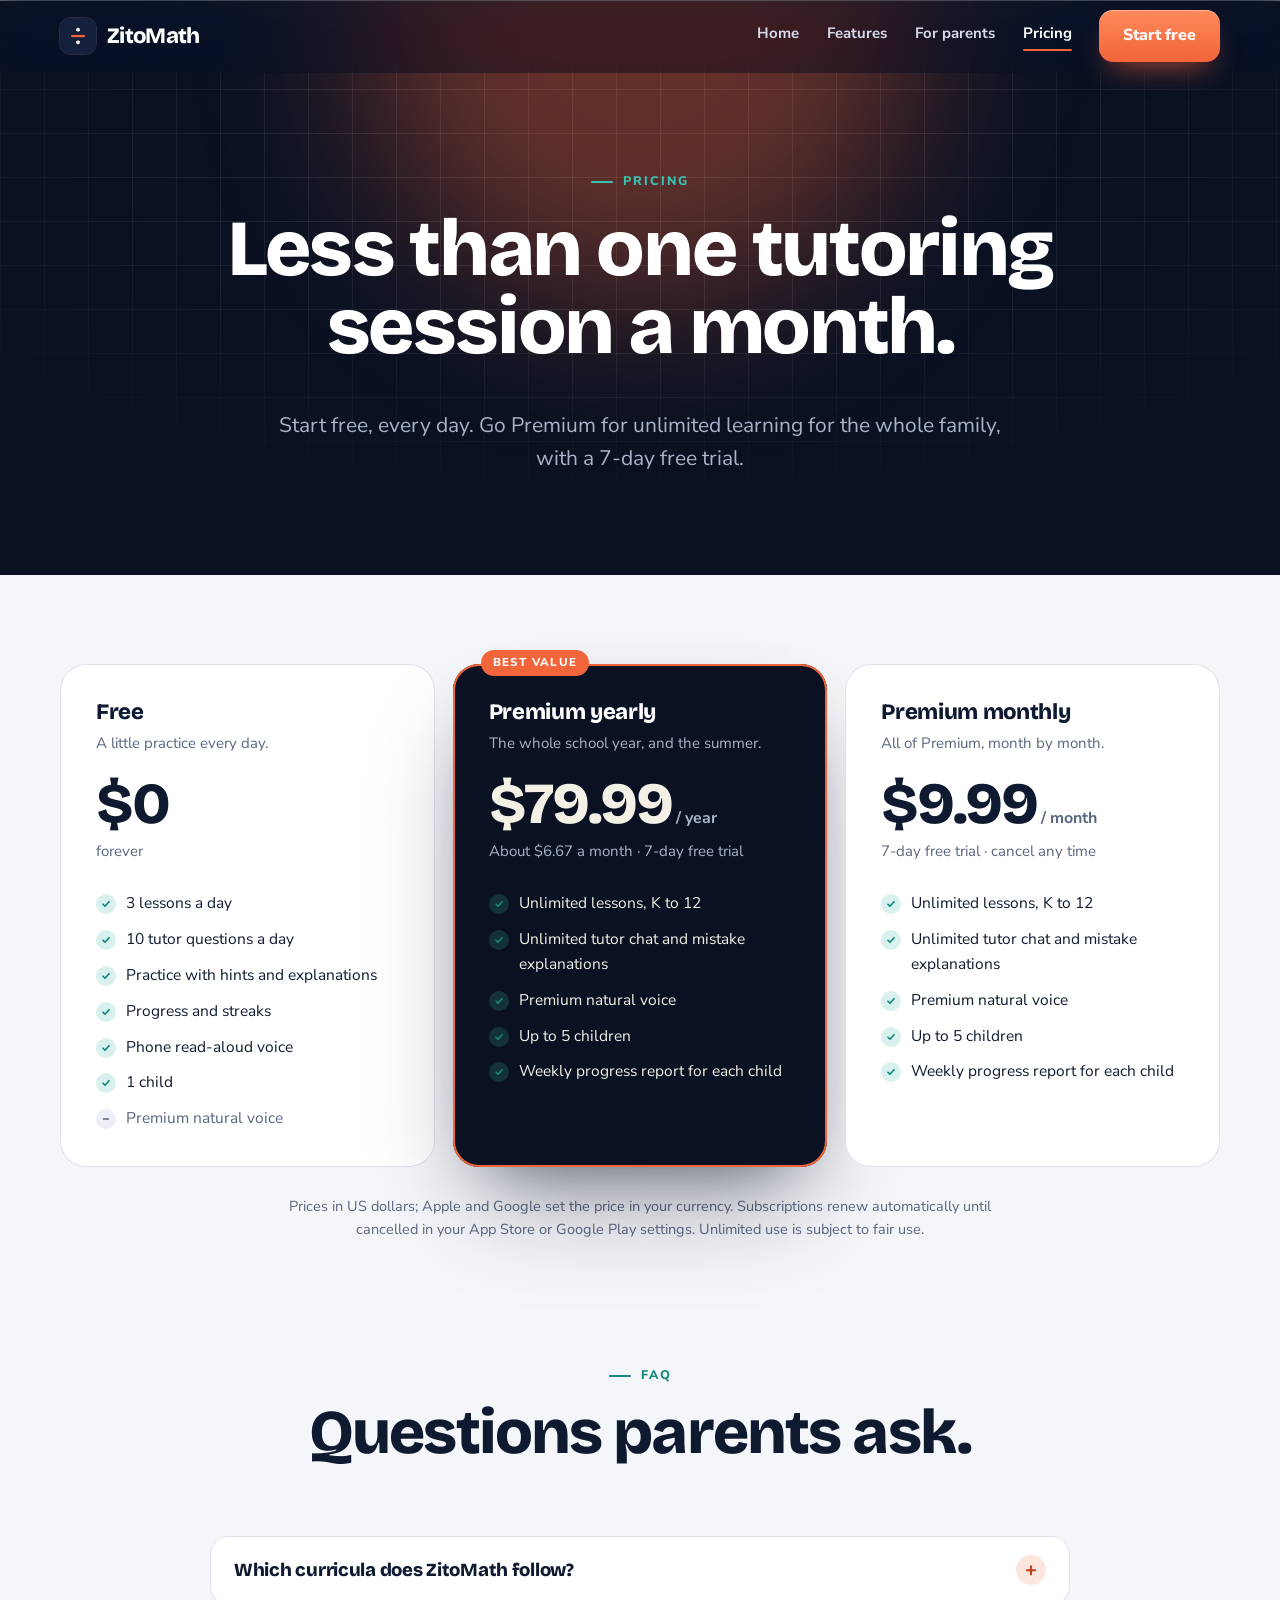
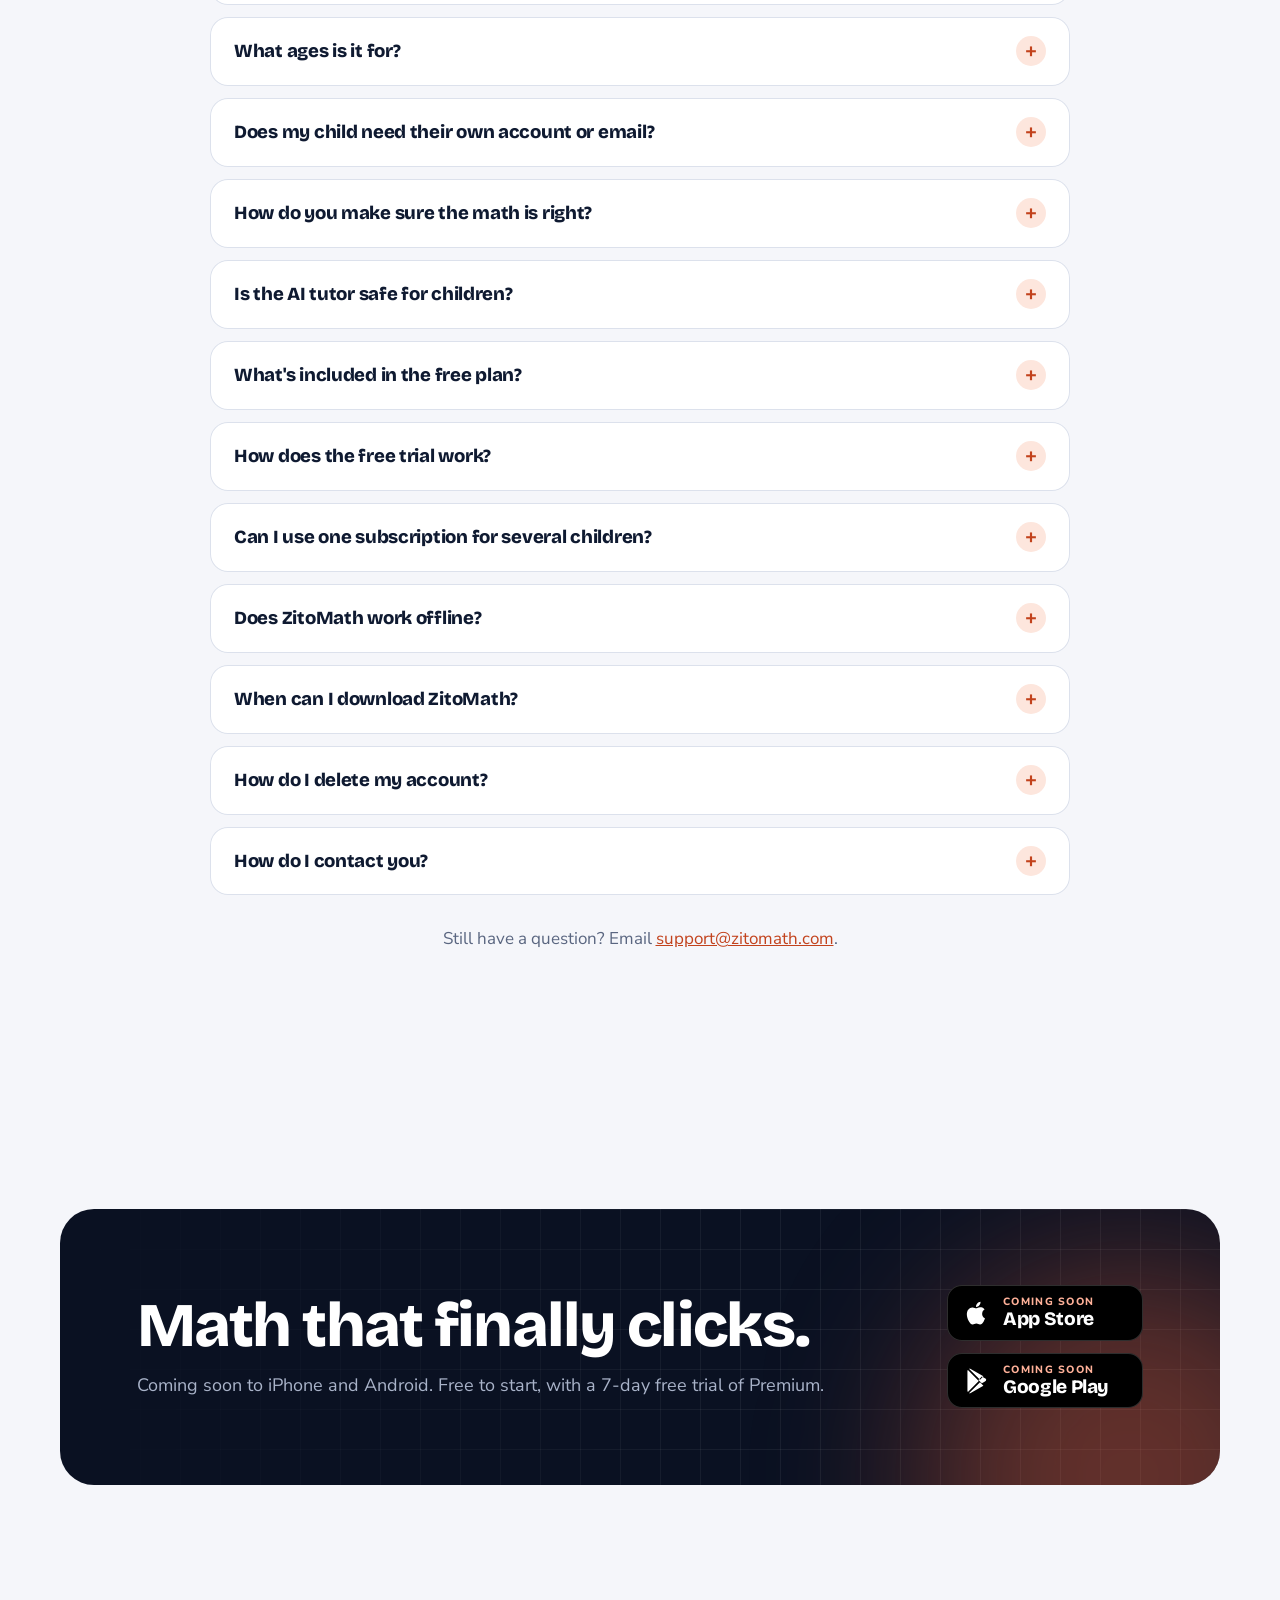
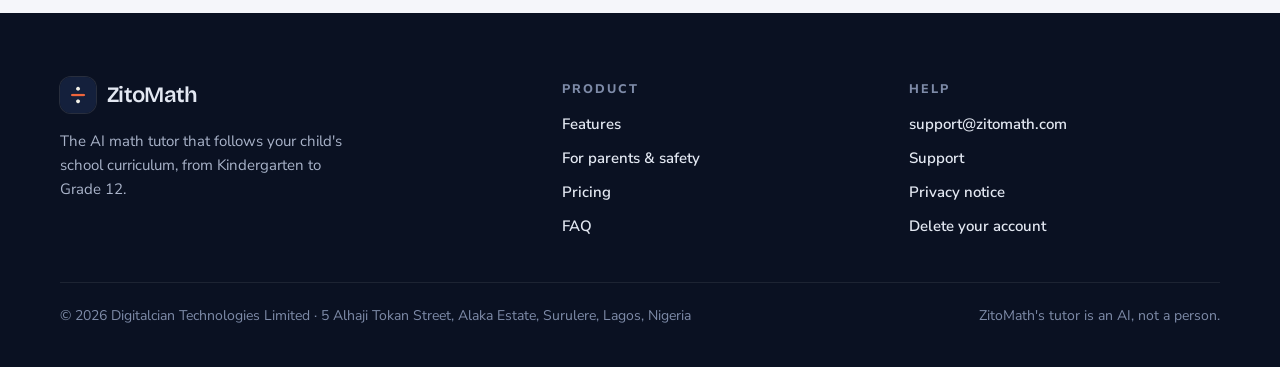
<file: pricing.html>
<!doctype html>
<html lang="en">
<head>
<meta charset="utf-8">
<meta name="viewport" content="width=device-width,initial-scale=1,viewport-fit=cover">
<title>Pricing & FAQ | ZitoMath</title>
<meta name="description" content="ZitoMath is free to start. Premium is $9.99 a month or $79.99 a year for up to 5 children, with a 7-day free trial.">
<link rel="canonical" href="https://zitomath.com/pricing">
<meta name="theme-color" content="#0A1122">
<meta property="og:type" content="website">
<meta property="og:site_name" content="ZitoMath">
<meta property="og:title" content="Pricing & FAQ | ZitoMath">
<meta property="og:description" content="ZitoMath is free to start. Premium is $9.99 a month or $79.99 a year for up to 5 children, with a 7-day free trial.">
<meta property="og:url" content="https://zitomath.com/pricing">
<meta property="og:image" content="https://zitomath.com/og.jpg">
<meta name="twitter:card" content="summary_large_image">
<link rel="icon" href="/favicon.png" sizes="48x48">
<link rel="apple-touch-icon" href="/icon-180.png">
<link rel="preload" href="/bricolage-800.woff2" as="font" type="font/woff2" crossorigin>
<link rel="preload" href="/nunito-400.woff2" as="font" type="font/woff2" crossorigin>
<link rel="stylesheet" href="/site.css">
<script>document.documentElement.classList.add('js')</script>
</head>
<body>
<a class="skip" href="#main">Skip to content</a>
<header class="site-header on-night">
  <div class="wrap nav">
    <a class="brand" href="/"><img src="/icon.webp" alt="" width="36" height="36">ZitoMath</a>
    <ul class="nav-links" id="menu"><li><a href="/">Home</a></li><li><a href="/features">Features</a></li><li><a href="/parents">For parents</a></li><li><a href="/pricing" aria-current="page">Pricing</a></li><li class="mobile-cta"><a class="btn btn-primary" href="/pricing">Start free</a></li></ul>
    <a class="btn btn-primary nav-cta" href="/pricing">Start free</a>
    <button class="menu-btn" aria-controls="menu" aria-expanded="false" aria-label="Open menu"><svg viewBox="0 0 24 24" fill="none" stroke="currentColor" stroke-width="2.4" stroke-linecap="round"><path d="M4 7h16M4 12h16M4 17h16"/></svg></button>
  </div>
</header>
<main id="main">

<section class="night page-hero">
  <div class="glow o" style="width:560px;height:560px;left:50%;top:-260px;transform:translateX(-50%)"></div>
  <div class="wrap"><div class="stack center">
    <span class="kicker">Pricing</span>
    <h1>Less than one tutoring<br>session a month.</h1>
    <p class="lead">Start free, every day. Go Premium for unlimited learning for the whole family, with a 7-day free trial.</p>
  </div></div>
</section>

<section class="band" style="padding-top:clamp(56px,7vw,90px)"><div class="wrap">
  <div class="plans">
    <div class="plan reveal">
      <h3>Free</h3><p class="sub">A little practice every day.</p>
      <div class="price">$0</div><p class="sub">forever</p>
      <ul><li>3 lessons a day</li><li>10 tutor questions a day</li><li>Practice with hints and explanations</li><li>Progress and streaks</li><li>Phone read-aloud voice</li><li>1 child</li><li class="no">Premium natural voice</li></ul>
    </div>
    <div class="plan best reveal">
      <span class="badge">Best value</span>
      <h3>Premium yearly</h3><p class="sub">The whole school year, and the summer.</p>
      <div class="price">$79.99<small> / year</small></div><p class="sub">About $6.67 a month · 7-day free trial</p>
      <ul><li>Unlimited lessons, K to 12</li><li>Unlimited tutor chat and mistake explanations</li><li>Premium natural voice</li><li>Up to 5 children</li><li>Weekly progress report for each child</li></ul>
    </div>
    <div class="plan reveal">
      <h3>Premium monthly</h3><p class="sub">All of Premium, month by month.</p>
      <div class="price">$9.99<small> / month</small></div><p class="sub">7-day free trial · cancel any time</p>
      <ul><li>Unlimited lessons, K to 12</li><li>Unlimited tutor chat and mistake explanations</li><li>Premium natural voice</li><li>Up to 5 children</li><li>Weekly progress report for each child</li></ul>
    </div>
  </div>
  <p class="center" style="margin-top:28px;color:var(--muted);font-size:14.5px;max-width:760px;margin-inline:auto">Prices in US dollars; Apple and Google set the price in your currency. Subscriptions renew automatically until cancelled in your App Store or Google Play settings. Unlimited use is subject to fair use.</p>
</div></section>

<section class="band" id="faq" style="padding-top:0"><div class="wrap">
  <div class="sec-head center reveal"><span class="kicker">FAQ</span><h2>Questions parents ask.</h2></div>
  <div class="faq"><details><summary>Which curricula does ZitoMath follow?</summary><div><p>In the United States, the Common Core State Standards from Kindergarten to Grade 8, plus Algebra 1, Geometry, Algebra 2, Precalculus, Statistics and Calculus. In Canada, the math curriculum for Ontario, BC and Yukon, Alberta, the Northwest Territories and Nunavut, Saskatchewan and Manitoba, and Atlantic Canada. Quebec is coming soon.</p></div></details><details><summary>What ages is it for?</summary><div><p>Kindergarten (about age 5) to Grade 12. Lessons are written for the age of each grade, and younger children get multiple-choice answers and a read-aloud voice.</p></div></details><details><summary>Does my child need their own account or email?</summary><div><p>No. A parent or guardian creates the account and adds each child with a nickname and grade. Children never sign in.</p></div></details><details><summary>How do you make sure the math is right?</summary><div><p>Every lesson and practice question is solved again from scratch by a separate check that doesn't see the answer, and anything that doesn't match is thrown away. The pictures are drawn by the app itself, so their numbers are exact. If you ever spot a mistake, email <a href="mailto:support@zitomath.com">support@zitomath.com</a> and we'll fix it for everyone.</p></div></details><details><summary>Is the AI tutor safe for children?</summary><div><p>It only talks about math, is always labelled as an AI, never asks for personal details and never gives links. It doesn't receive your child's name, and personal details typed into the chat are removed first. <a href="/parents">More about safety</a>.</p></div></details><details><summary>What's included in the free plan?</summary><div><p>3 lessons and 10 tutor questions a day, practice with explanations, progress tracking, the phone's read-aloud voice and one child. No ads, ever.</p></div></details><details><summary>How does the free trial work?</summary><div><p>Premium starts with a 7-day free trial. You won't be charged if you cancel at least 24 hours before it ends. Subscriptions are handled by Apple or Google, and you can cancel any time in your App Store or Google Play settings.</p></div></details><details><summary>Can I use one subscription for several children?</summary><div><p>Yes. Premium covers up to 5 children, each with their own grade, curriculum and report.</p></div></details><details><summary>Does ZitoMath work offline?</summary><div><p>Lessons your child has already opened can be replayed offline, and narration is saved on the phone. New lessons, practice and the tutor need a connection.</p></div></details><details><summary>When can I download ZitoMath?</summary><div><p>ZitoMath is coming soon to the App Store and Google Play. The download buttons on this site go live on launch day.</p></div></details><details><summary>How do I delete my account?</summary><div><p>In the app, open Settings (enter your parent PIN) and tap Delete account. Everything is deleted from our servers immediately. See <a href="/privacy#delete-account">how to delete your account</a>.</p></div></details><details><summary>How do I contact you?</summary><div><p>Email <a href="mailto:support@zitomath.com">support@zitomath.com</a>. ZitoMath is made by Digitalcian Technologies Limited, 5 Alhaji Tokan Street, Alaka Estate, Surulere, Lagos, Nigeria.</p></div></details></div>
  <p class="center" style="margin-top:30px;color:var(--muted)">Still have a question? Email <a href="mailto:support@zitomath.com">support@zitomath.com</a>.</p>
</div></section>
<section class="cta-band"><div class="wrap"><div class="cta-card reveal">
  <div class="glow o" style="width:420px;height:420px;right:-120px;bottom:-200px"></div>
  <div><h2>Math that finally clicks.</h2><p>Coming soon to iPhone and Android. Free to start, with a 7-day free trial of Premium.</p></div>
  <div class="stores" aria-label="Download ZitoMath (coming soon)">
  <span class="store" aria-disabled="true" role="img" aria-label="ZitoMath on the App Store, coming soon"><svg viewBox="0 0 24 24" fill="currentColor"><path d="M16.4 12.6c0-2.4 2-3.6 2.1-3.6-1.1-1.7-2.9-1.9-3.5-1.9-1.5-.2-2.9.9-3.7.9-.8 0-1.9-.9-3.2-.8-1.6 0-3.1 1-4 2.4-1.7 3-.4 7.4 1.2 9.8.8 1.2 1.8 2.5 3 2.4 1.2 0 1.7-.8 3.1-.8 1.5 0 1.9.8 3.2.8 1.3 0 2.2-1.2 3-2.4.9-1.4 1.3-2.7 1.3-2.8 0 0-2.5-1-2.5-4zM14 5.4c.7-.8 1.1-1.9 1-3-1 0-2.1.7-2.8 1.5-.6.7-1.2 1.8-1 2.9 1 .1 2.1-.6 2.8-1.4z"/></svg><span><small>Coming soon</small><b>App Store</b></span></span>
  <span class="store" aria-disabled="true" role="img" aria-label="ZitoMath on Google Play, coming soon"><svg viewBox="0 0 24 24" fill="currentColor"><path d="M4.2 2.6c-.3.3-.4.7-.4 1.2v16.4c0 .5.1.9.4 1.2l9.3-9.4zM14.6 13.1l2.9 2.9-11.3 6.4c-.4.2-.8.2-1.1.1zM18.8 9.6l-2.6-1.5-3 3 3 2.9 2.6-1.5c.7-.4 1.1-1 1.1-1.5 0-.5-.4-1.1-1.1-1.4zM5.1 1.5c.3-.1.7 0 1.1.1l11.3 6.4-2.9 2.9z"/></svg><span><small>Coming soon</small><b>Google Play</b></span></span>
</div>
</div></div></section><script type="application/ld+json">{"@context":"https://schema.org","@type":"FAQPage","mainEntity":[{"@type":"Question","name":"Which curricula does ZitoMath follow?","acceptedAnswer":{"@type":"Answer","text":"In the United States, the Common Core State Standards from Kindergarten to Grade 8, plus Algebra 1, Geometry, Algebra 2, Precalculus, Statistics and Calculus. In Canada, the math curriculum for Ontario, BC and Yukon, Alberta, the Northwest Territories and Nunavut, Saskatchewan and Manitoba, and Atlantic Canada. Quebec is coming soon."}},{"@type":"Question","name":"What ages is it for?","acceptedAnswer":{"@type":"Answer","text":"Kindergarten (about age 5) to Grade 12. Lessons are written for the age of each grade, and younger children get multiple-choice answers and a read-aloud voice."}},{"@type":"Question","name":"Does my child need their own account or email?","acceptedAnswer":{"@type":"Answer","text":"No. A parent or guardian creates the account and adds each child with a nickname and grade. Children never sign in."}},{"@type":"Question","name":"How do you make sure the math is right?","acceptedAnswer":{"@type":"Answer","text":"Every lesson and practice question is solved again from scratch by a separate check that doesn't see the answer, and anything that doesn't match is thrown away. The pictures are drawn by the app itself, so their numbers are exact. If you ever spot a mistake, email support@zitomath.com and we'll fix it for everyone."}},{"@type":"Question","name":"Is the AI tutor safe for children?","acceptedAnswer":{"@type":"Answer","text":"It only talks about math, is always labelled as an AI, never asks for personal details and never gives links. It doesn't receive your child's name, and personal details typed into the chat are removed first. More about safety."}},{"@type":"Question","name":"What's included in the free plan?","acceptedAnswer":{"@type":"Answer","text":"3 lessons and 10 tutor questions a day, practice with explanations, progress tracking, the phone's read-aloud voice and one child. No ads, ever."}},{"@type":"Question","name":"How does the free trial work?","acceptedAnswer":{"@type":"Answer","text":"Premium starts with a 7-day free trial. You won't be charged if you cancel at least 24 hours before it ends. Subscriptions are handled by Apple or Google, and you can cancel any time in your App Store or Google Play settings."}},{"@type":"Question","name":"Can I use one subscription for several children?","acceptedAnswer":{"@type":"Answer","text":"Yes. Premium covers up to 5 children, each with their own grade, curriculum and report."}},{"@type":"Question","name":"Does ZitoMath work offline?","acceptedAnswer":{"@type":"Answer","text":"Lessons your child has already opened can be replayed offline, and narration is saved on the phone. New lessons, practice and the tutor need a connection."}},{"@type":"Question","name":"When can I download ZitoMath?","acceptedAnswer":{"@type":"Answer","text":"ZitoMath is coming soon to the App Store and Google Play. The download buttons on this site go live on launch day."}},{"@type":"Question","name":"How do I delete my account?","acceptedAnswer":{"@type":"Answer","text":"In the app, open Settings (enter your parent PIN) and tap Delete account. Everything is deleted from our servers immediately. See how to delete your account."}},{"@type":"Question","name":"How do I contact you?","acceptedAnswer":{"@type":"Answer","text":"Email support@zitomath.com. ZitoMath is made by Digitalcian Technologies Limited, 5 Alhaji Tokan Street, Alaka Estate, Surulere, Lagos, Nigeria."}}]}</script>
</main>
<footer class="site-footer">
  <div class="wrap">
    <div class="foot">
      <div>
        <a class="brand" href="/"><img src="/icon.webp" alt="" width="36" height="36">ZitoMath</a>
        <p>The AI math tutor that follows your child's school curriculum, from Kindergarten to Grade 12.</p>
      </div>
      <div><h4>Product</h4><ul><li><a href="/features">Features</a></li><li><a href="/parents">For parents &amp; safety</a></li><li><a href="/pricing">Pricing</a></li><li><a href="/pricing#faq">FAQ</a></li></ul></div>
      <div><h4>Help</h4><ul><li><a href="mailto:support@zitomath.com">support@zitomath.com</a></li><li><a href="/privacy#support">Support</a></li><li><a href="/privacy">Privacy notice</a></li><li><a href="/privacy#delete-account">Delete your account</a></li></ul></div>
    </div>
    <div class="legal-line"><span>© 2026 Digitalcian Technologies Limited · 5 Alhaji Tokan Street, Alaka Estate, Surulere, Lagos, Nigeria</span><span>ZitoMath's tutor is an AI, not a person.</span></div>
  </div>
</footer>
<script>
(function(){
  var h=document.querySelector('.site-header'),b=document.querySelector('.menu-btn'),m=document.getElementById('menu');
  function s(){h.classList.toggle('scrolled',window.scrollY>8)}s();addEventListener('scroll',s,{passive:true});
  b.addEventListener('click',function(){var o=m.classList.toggle('open');b.setAttribute('aria-expanded',o);b.setAttribute('aria-label',o?'Close menu':'Open menu')});
  var els=document.querySelectorAll('.reveal');
  if('IntersectionObserver' in window){var io=new IntersectionObserver(function(es){es.forEach(function(e){if(e.isIntersecting){e.target.classList.add('in');io.unobserve(e.target)}})},{rootMargin:'0px 0px -6% 0px'});els.forEach(function(el){if(el.getBoundingClientRect().top<innerHeight)el.classList.add('in');else io.observe(el)})}else{els.forEach(function(el){el.classList.add('in')})}
})();
</script>
</body>
</html>
</file>
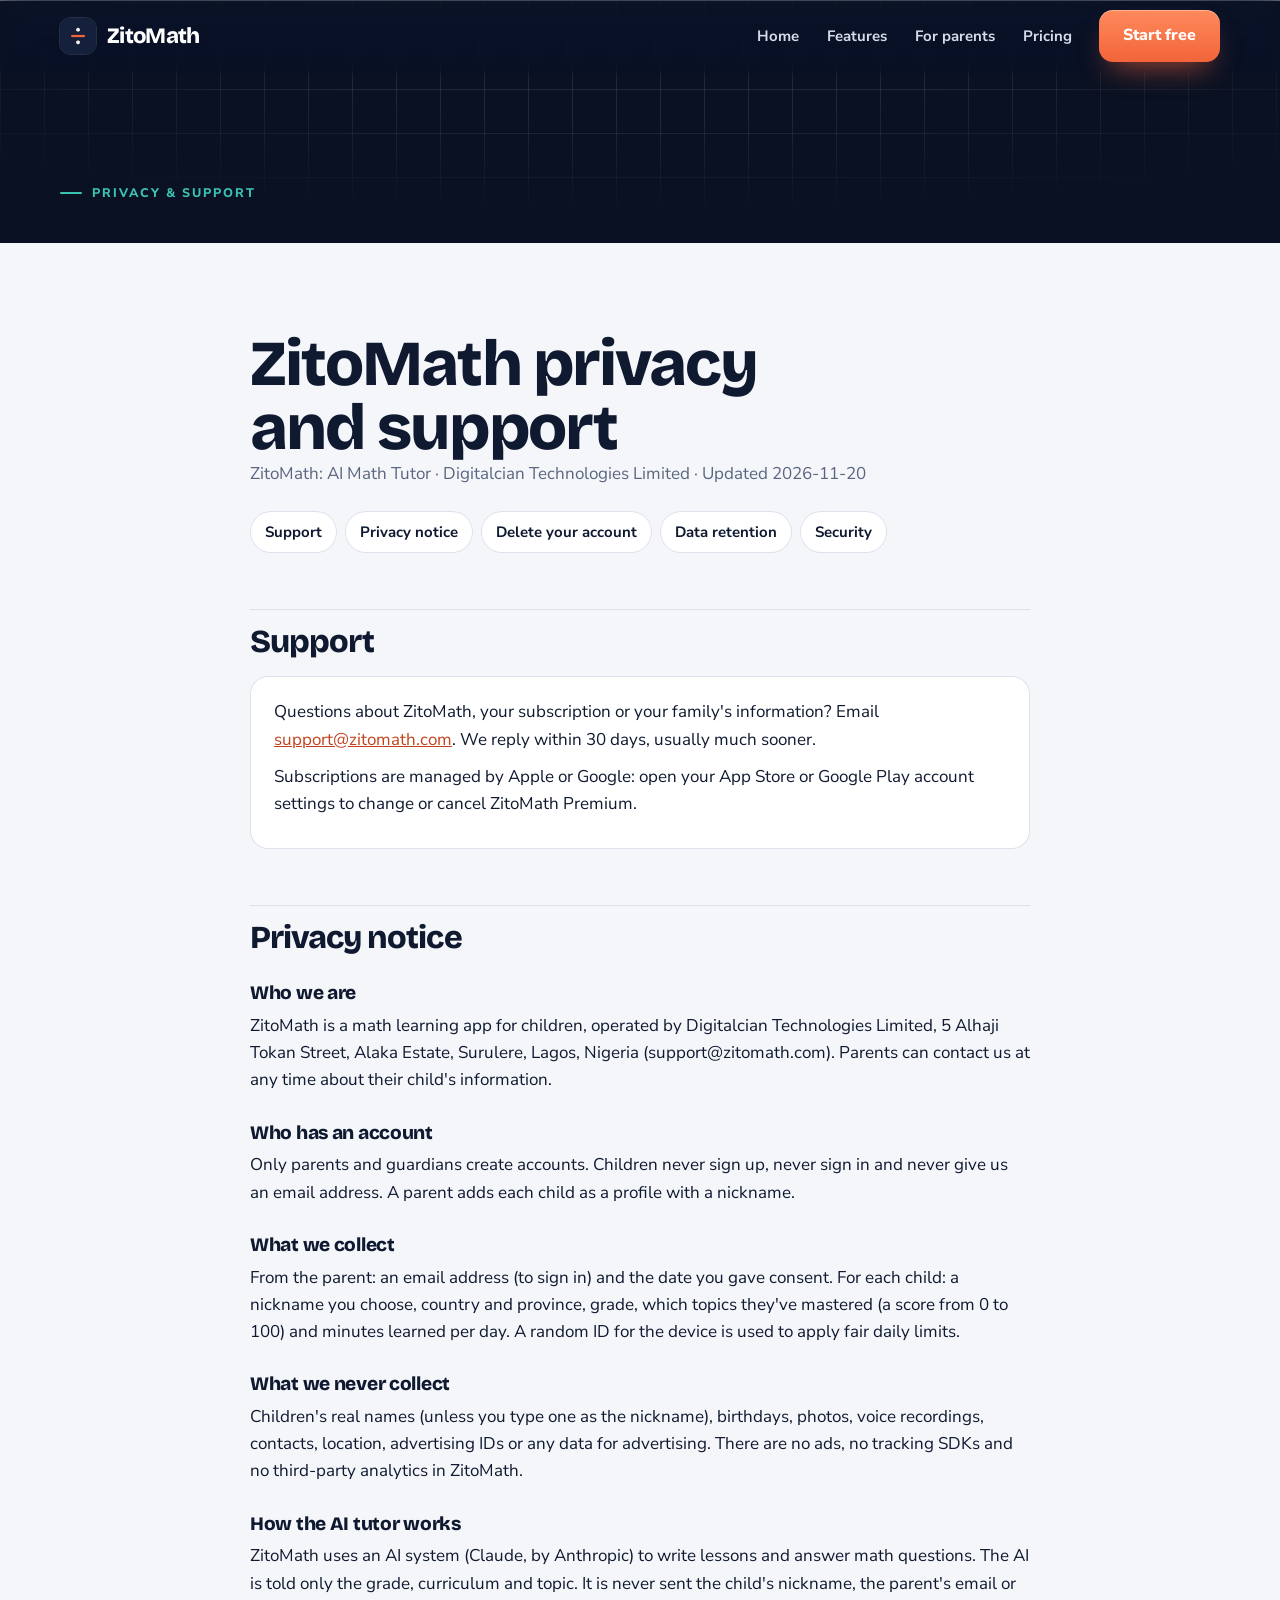
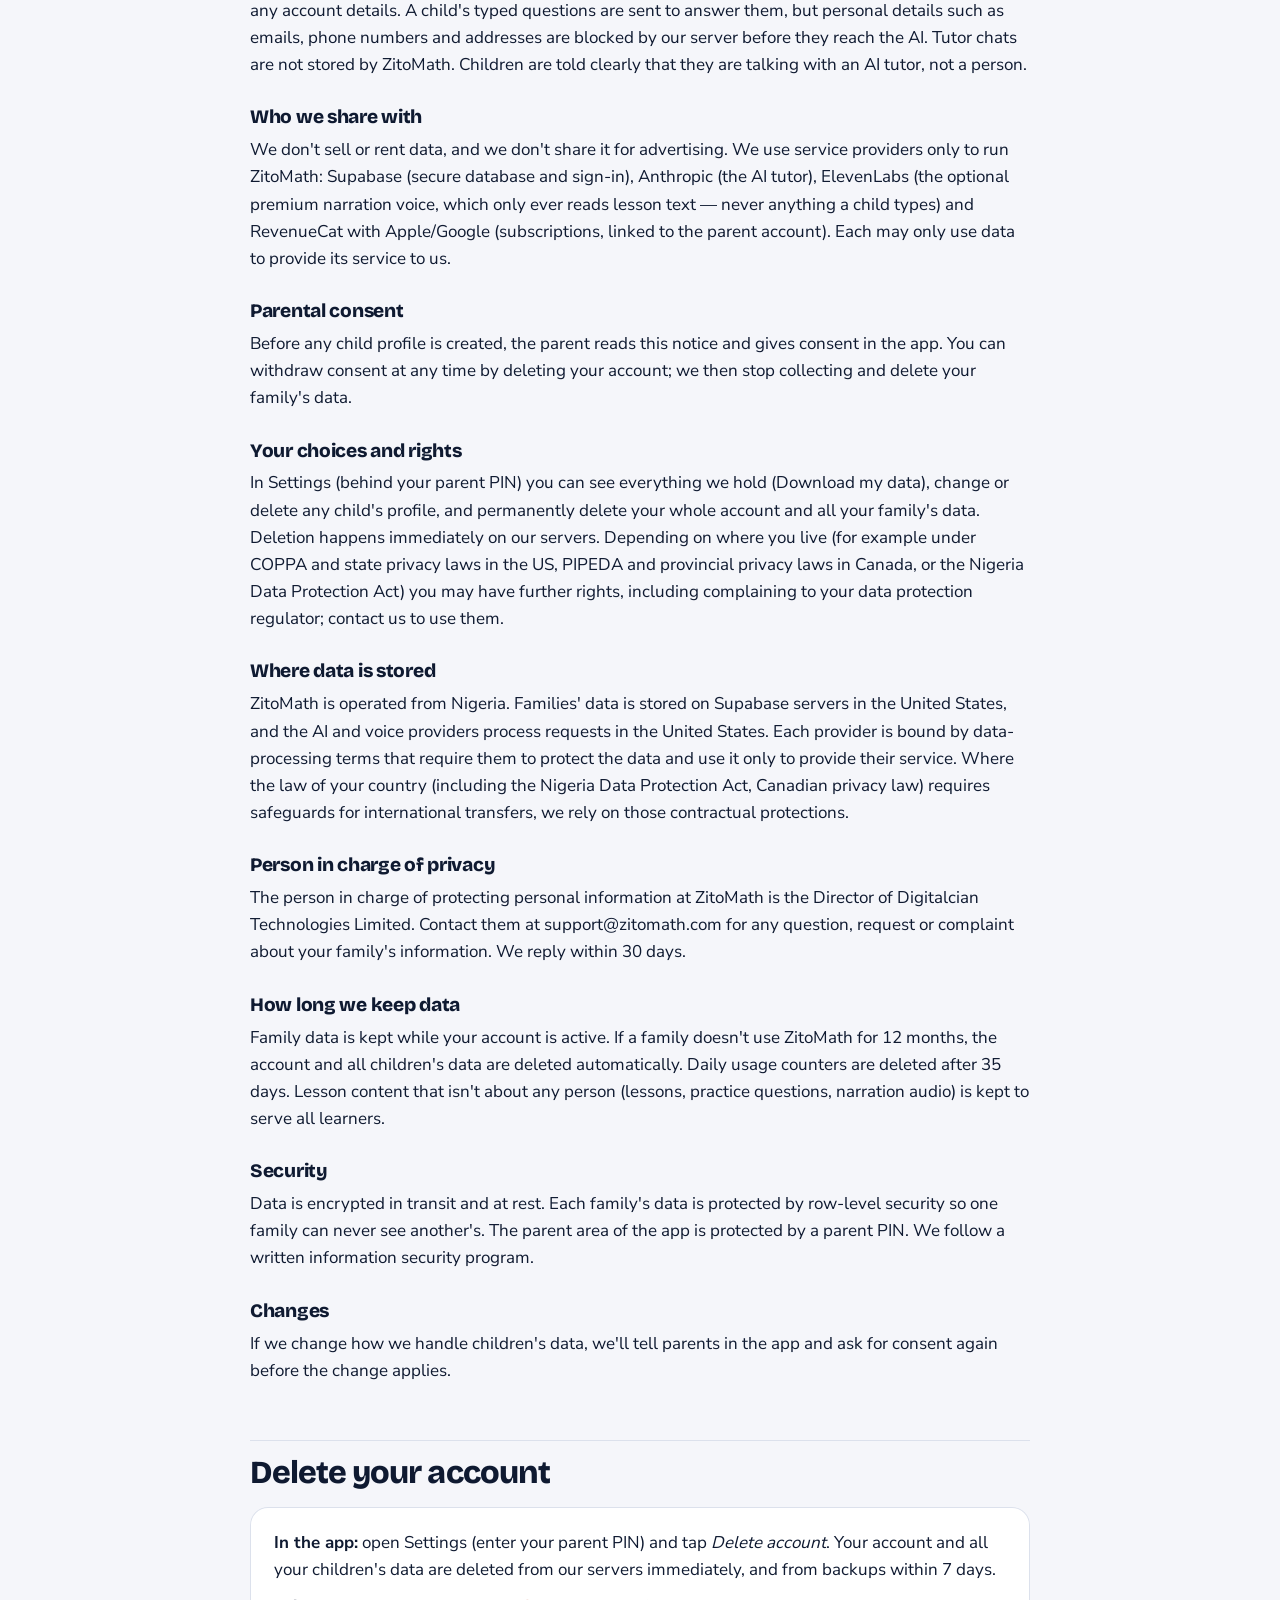
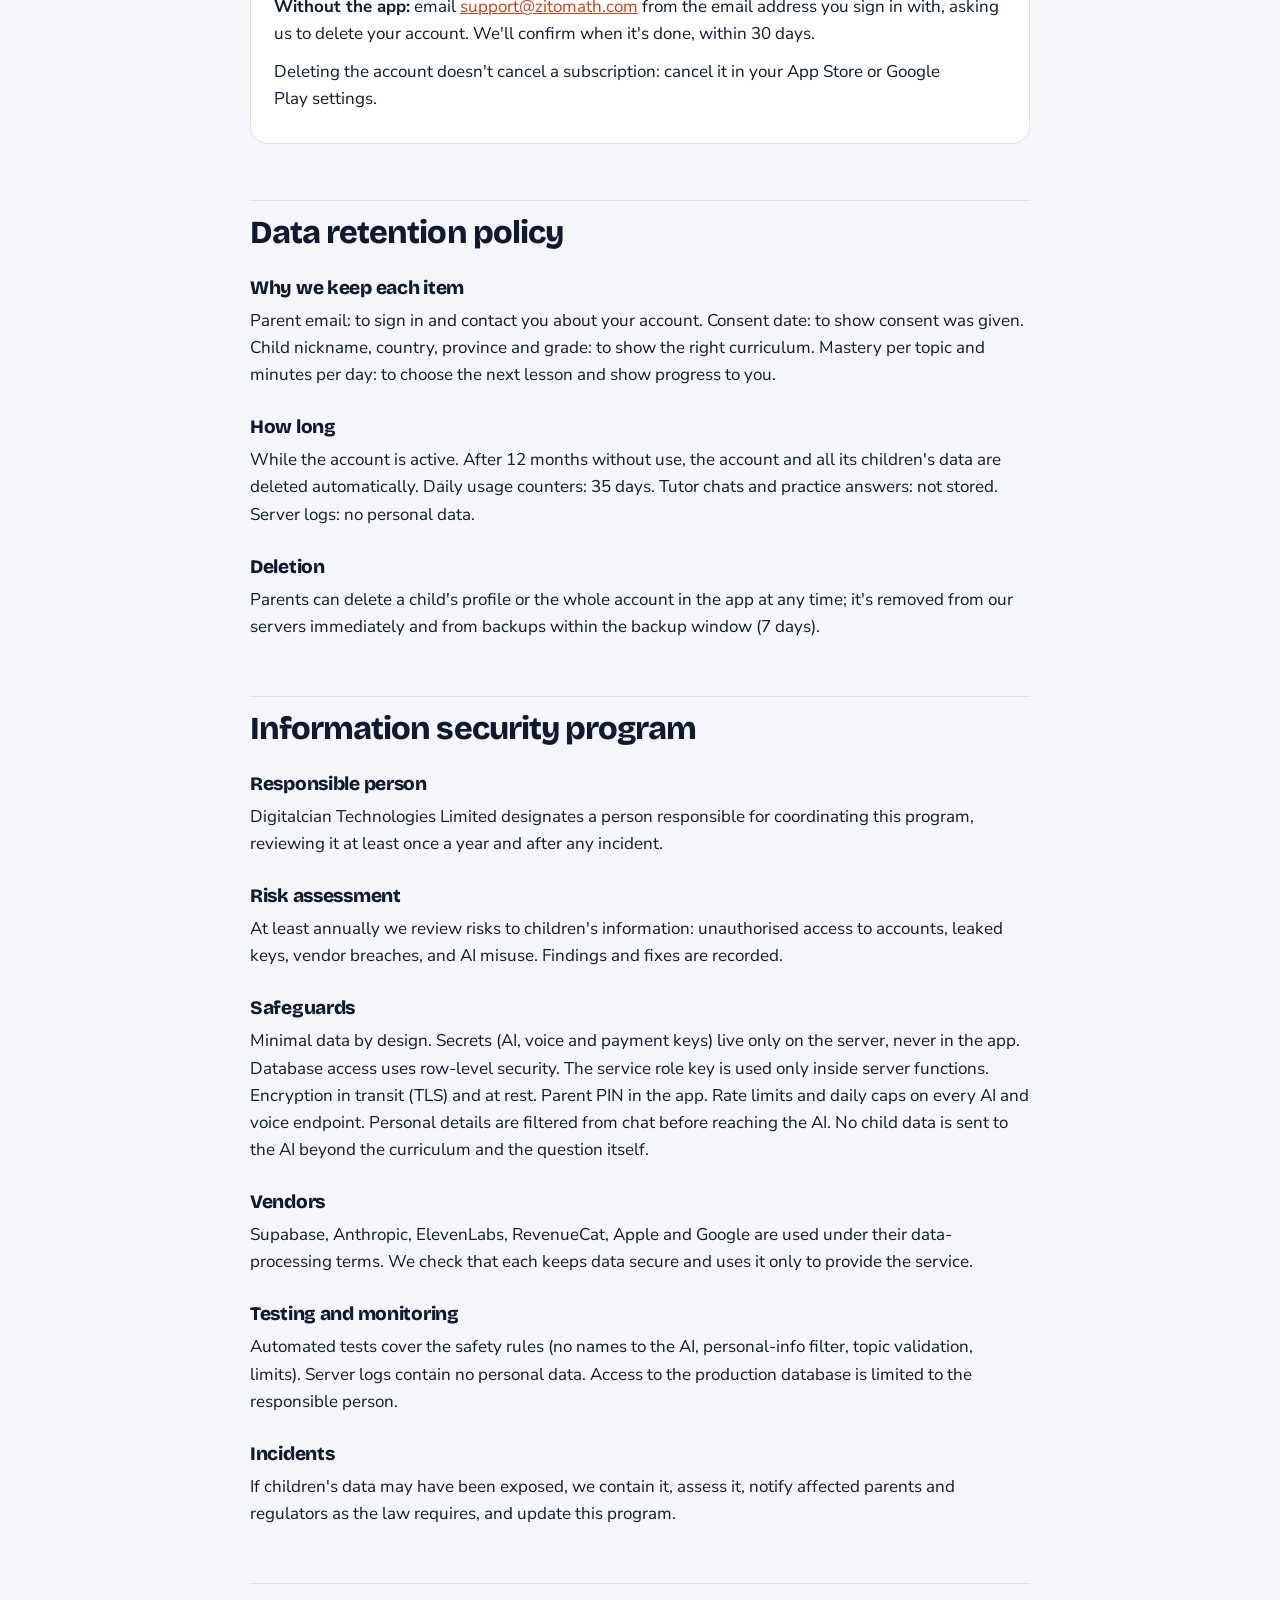
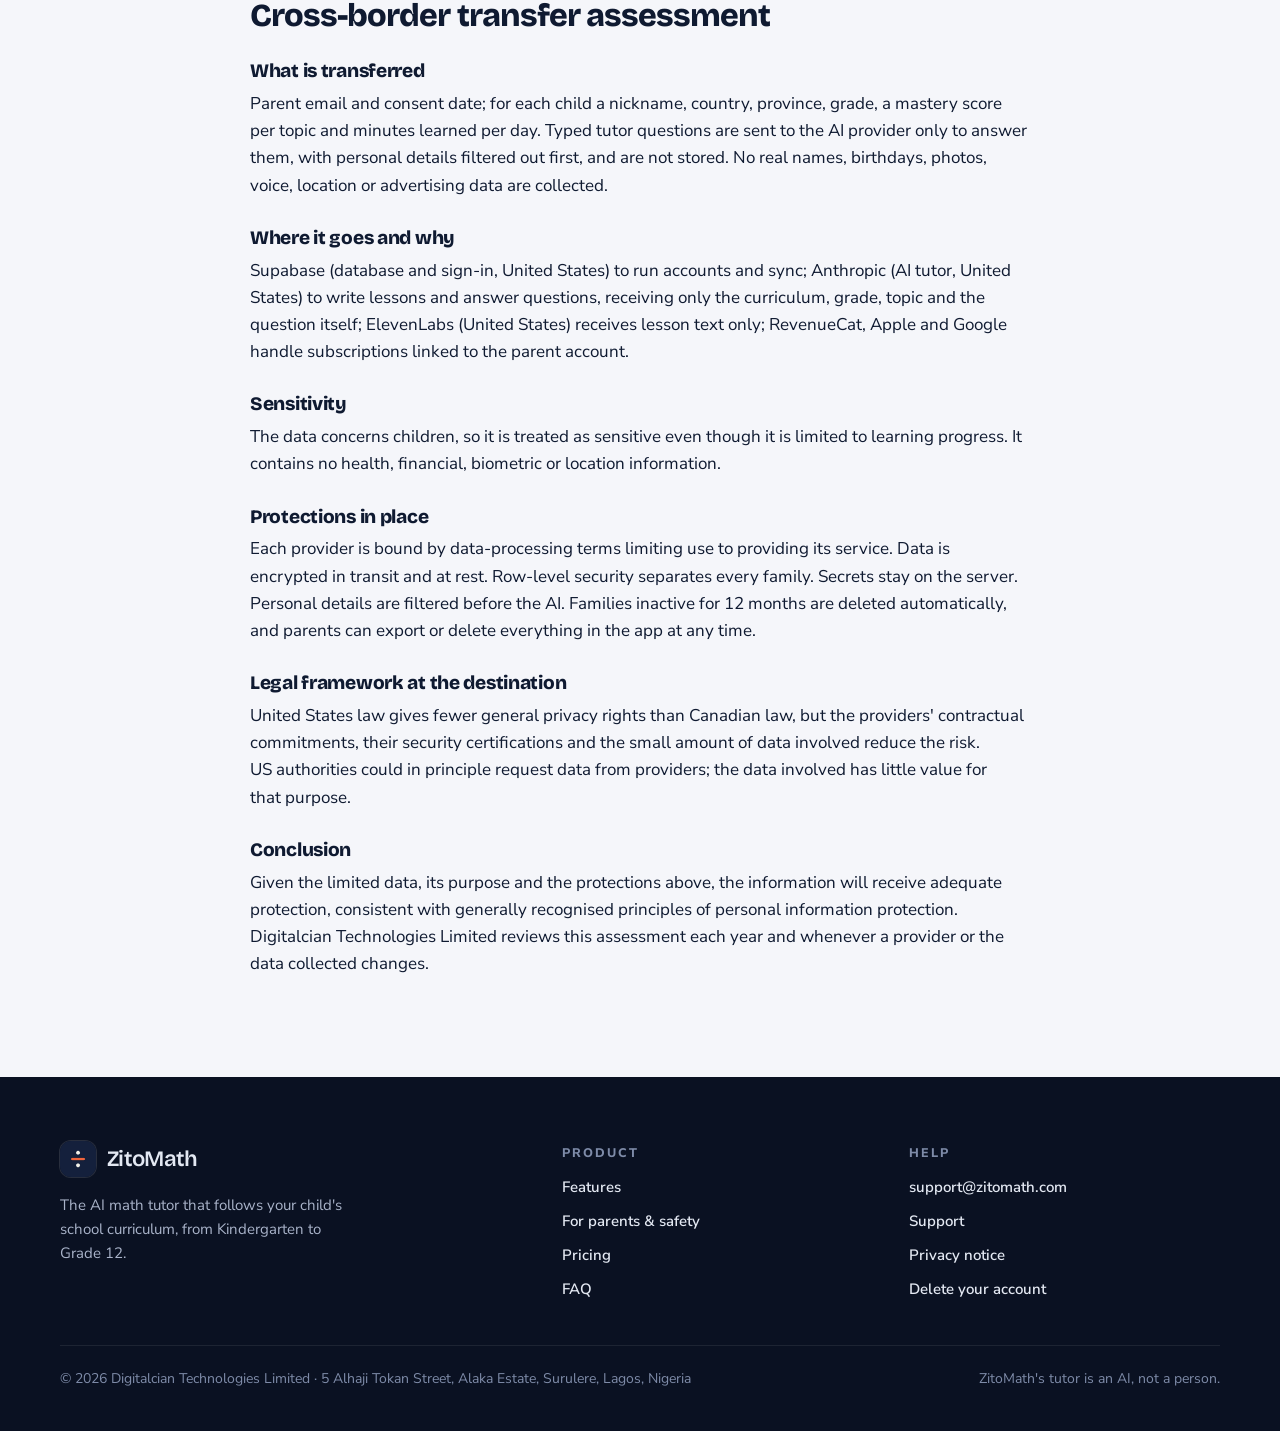
<file: privacy.html>
<!doctype html>
<html lang="en">
<head>
<meta charset="utf-8">
<meta name="viewport" content="width=device-width,initial-scale=1,viewport-fit=cover">
<title>Privacy and support | ZitoMath</title>
<meta name="description" content="ZitoMath privacy notice, support contact and how to delete your account.">
<link rel="canonical" href="https://zitomath.com/privacy">
<meta name="theme-color" content="#0A1122">
<meta property="og:type" content="website">
<meta property="og:site_name" content="ZitoMath">
<meta property="og:title" content="Privacy and support | ZitoMath">
<meta property="og:description" content="ZitoMath privacy notice, support contact and how to delete your account.">
<meta property="og:url" content="https://zitomath.com/privacy">
<meta property="og:image" content="https://zitomath.com/og.jpg">
<meta name="twitter:card" content="summary_large_image">
<link rel="icon" href="/favicon.png" sizes="48x48">
<link rel="apple-touch-icon" href="/icon-180.png">
<link rel="preload" href="/bricolage-800.woff2" as="font" type="font/woff2" crossorigin>
<link rel="preload" href="/nunito-400.woff2" as="font" type="font/woff2" crossorigin>
<link rel="stylesheet" href="/site.css">
<script>document.documentElement.classList.add('js')</script>
</head>
<body>
<a class="skip" href="#main">Skip to content</a>
<header class="site-header on-night">
  <div class="wrap nav">
    <a class="brand" href="/"><img src="/icon.webp" alt="" width="36" height="36">ZitoMath</a>
    <ul class="nav-links" id="menu"><li><a href="/">Home</a></li><li><a href="/features">Features</a></li><li><a href="/parents">For parents</a></li><li><a href="/pricing">Pricing</a></li><li class="mobile-cta"><a class="btn btn-primary" href="/pricing">Start free</a></li></ul>
    <a class="btn btn-primary nav-cta" href="/pricing">Start free</a>
    <button class="menu-btn" aria-controls="menu" aria-expanded="false" aria-label="Open menu"><svg viewBox="0 0 24 24" fill="none" stroke="currentColor" stroke-width="2.4" stroke-linecap="round"><path d="M4 7h16M4 12h16M4 17h16"/></svg></button>
  </div>
</header>
<main id="main">
<section class="night page-hero" style="padding-bottom:40px"><div class="wrap"><span class="kicker">Privacy &amp; support</span></div></section>
<section class="legal-wrap"><div class="wrap legal"><h1>ZitoMath privacy and support</h1>
<p class="muted">ZitoMath: AI Math Tutor · Digitalcian Technologies Limited · Updated 2026-11-20</p>
<nav><a href="#support">Support</a><a href="#privacy">Privacy notice</a><a href="#delete-account">Delete your account</a><a href="#retention">Data retention</a><a href="#security">Security</a></nav>
<section id="support"><h2>Support</h2><div class="card"><p>Questions about ZitoMath, your subscription or your family's information? Email <a href="mailto:support@zitomath.com">support@zitomath.com</a>. We reply within 30 days, usually much sooner.</p>
<p>Subscriptions are managed by Apple or Google: open your App Store or Google Play account settings to change or cancel ZitoMath Premium.</p></div></section>
<section id="privacy"><h2>Privacy notice</h2><h3>Who we are</h3><p>ZitoMath is a math learning app for children, operated by Digitalcian Technologies Limited, 5 Alhaji Tokan Street, Alaka Estate, Surulere, Lagos, Nigeria (support@zitomath.com). Parents can contact us at any time about their child's information.</p><h3>Who has an account</h3><p>Only parents and guardians create accounts. Children never sign up, never sign in and never give us an email address. A parent adds each child as a profile with a nickname.</p><h3>What we collect</h3><p>From the parent: an email address (to sign in) and the date you gave consent. For each child: a nickname you choose, country and province, grade, which topics they've mastered (a score from 0 to 100) and minutes learned per day. A random ID for the device is used to apply fair daily limits.</p><h3>What we never collect</h3><p>Children's real names (unless you type one as the nickname), birthdays, photos, voice recordings, contacts, location, advertising IDs or any data for advertising. There are no ads, no tracking SDKs and no third-party analytics in ZitoMath.</p><h3>How the AI tutor works</h3><p>ZitoMath uses an AI system (Claude, by Anthropic) to write lessons and answer math questions. The AI is told only the grade, curriculum and topic. It is never sent the child's nickname, the parent's email or any account details. A child's typed questions are sent to answer them, but personal details such as emails, phone numbers and addresses are blocked by our server before they reach the AI. Tutor chats are not stored by ZitoMath. Children are told clearly that they are talking with an AI tutor, not a person.</p><h3>Who we share with</h3><p>We don't sell or rent data, and we don't share it for advertising. We use service providers only to run ZitoMath: Supabase (secure database and sign-in), Anthropic (the AI tutor), ElevenLabs (the optional premium narration voice, which only ever reads lesson text — never anything a child types) and RevenueCat with Apple/Google (subscriptions, linked to the parent account). Each may only use data to provide its service to us.</p><h3>Parental consent</h3><p>Before any child profile is created, the parent reads this notice and gives consent in the app. You can withdraw consent at any time by deleting your account; we then stop collecting and delete your family's data.</p><h3>Your choices and rights</h3><p>In Settings (behind your parent PIN) you can see everything we hold (Download my data), change or delete any child's profile, and permanently delete your whole account and all your family's data. Deletion happens immediately on our servers. Depending on where you live (for example under COPPA and state privacy laws in the US, PIPEDA and provincial privacy laws in Canada, or the Nigeria Data Protection Act) you may have further rights, including complaining to your data protection regulator; contact us to use them.</p><h3>Where data is stored</h3><p>ZitoMath is operated from Nigeria. Families' data is stored on Supabase servers in the United States, and the AI and voice providers process requests in the United States. Each provider is bound by data-processing terms that require them to protect the data and use it only to provide their service. Where the law of your country (including the Nigeria Data Protection Act, Canadian privacy law) requires safeguards for international transfers, we rely on those contractual protections.</p><h3>Person in charge of privacy</h3><p>The person in charge of protecting personal information at ZitoMath is the Director of Digitalcian Technologies Limited. Contact them at support@zitomath.com for any question, request or complaint about your family's information. We reply within 30 days.</p><h3>How long we keep data</h3><p>Family data is kept while your account is active. If a family doesn't use ZitoMath for 12 months, the account and all children's data are deleted automatically. Daily usage counters are deleted after 35 days. Lesson content that isn't about any person (lessons, practice questions, narration audio) is kept to serve all learners.</p><h3>Security</h3><p>Data is encrypted in transit and at rest. Each family's data is protected by row-level security so one family can never see another's. The parent area of the app is protected by a parent PIN. We follow a written information security program.</p><h3>Changes</h3><p>If we change how we handle children's data, we'll tell parents in the app and ask for consent again before the change applies.</p></section>
<section id="delete-account"><h2>Delete your account</h2><div class="card">
<p><strong>In the app:</strong> open Settings (enter your parent PIN) and tap <em>Delete account</em>. Your account and all your children's data are deleted from our servers immediately, and from backups within 7 days.</p>
<p><strong>Without the app:</strong> email <a href="mailto:support@zitomath.com?subject=Delete%20my%20ZitoMath%20account">support@zitomath.com</a> from the email address you sign in with, asking us to delete your account. We'll confirm when it's done, within 30 days.</p>
<p>Deleting the account doesn't cancel a subscription: cancel it in your App Store or Google Play settings.</p></div></section>
<section id="retention"><h2>Data retention policy</h2><h3>Why we keep each item</h3><p>Parent email: to sign in and contact you about your account. Consent date: to show consent was given. Child nickname, country, province and grade: to show the right curriculum. Mastery per topic and minutes per day: to choose the next lesson and show progress to you.</p><h3>How long</h3><p>While the account is active. After 12 months without use, the account and all its children's data are deleted automatically. Daily usage counters: 35 days. Tutor chats and practice answers: not stored. Server logs: no personal data.</p><h3>Deletion</h3><p>Parents can delete a child's profile or the whole account in the app at any time; it's removed from our servers immediately and from backups within the backup window (7 days).</p></section>
<section id="security"><h2>Information security program</h2><h3>Responsible person</h3><p>Digitalcian Technologies Limited designates a person responsible for coordinating this program, reviewing it at least once a year and after any incident.</p><h3>Risk assessment</h3><p>At least annually we review risks to children's information: unauthorised access to accounts, leaked keys, vendor breaches, and AI misuse. Findings and fixes are recorded.</p><h3>Safeguards</h3><p>Minimal data by design. Secrets (AI, voice and payment keys) live only on the server, never in the app. Database access uses row-level security. The service role key is used only inside server functions. Encryption in transit (TLS) and at rest. Parent PIN in the app. Rate limits and daily caps on every AI and voice endpoint. Personal details are filtered from chat before reaching the AI. No child data is sent to the AI beyond the curriculum and the question itself.</p><h3>Vendors</h3><p>Supabase, Anthropic, ElevenLabs, RevenueCat, Apple and Google are used under their data-processing terms. We check that each keeps data secure and uses it only to provide the service.</p><h3>Testing and monitoring</h3><p>Automated tests cover the safety rules (no names to the AI, personal-info filter, topic validation, limits). Server logs contain no personal data. Access to the production database is limited to the responsible person.</p><h3>Incidents</h3><p>If children's data may have been exposed, we contain it, assess it, notify affected parents and regulators as the law requires, and update this program.</p></section>
<section id="transfers"><h2>Cross-border transfer assessment</h2><h3>What is transferred</h3><p>Parent email and consent date; for each child a nickname, country, province, grade, a mastery score per topic and minutes learned per day. Typed tutor questions are sent to the AI provider only to answer them, with personal details filtered out first, and are not stored. No real names, birthdays, photos, voice, location or advertising data are collected.</p><h3>Where it goes and why</h3><p>Supabase (database and sign-in, United States) to run accounts and sync; Anthropic (AI tutor, United States) to write lessons and answer questions, receiving only the curriculum, grade, topic and the question itself; ElevenLabs (United States) receives lesson text only; RevenueCat, Apple and Google handle subscriptions linked to the parent account.</p><h3>Sensitivity</h3><p>The data concerns children, so it is treated as sensitive even though it is limited to learning progress. It contains no health, financial, biometric or location information.</p><h3>Protections in place</h3><p>Each provider is bound by data-processing terms limiting use to providing its service. Data is encrypted in transit and at rest. Row-level security separates every family. Secrets stay on the server. Personal details are filtered before the AI. Families inactive for 12 months are deleted automatically, and parents can export or delete everything in the app at any time.</p><h3>Legal framework at the destination</h3><p>United States law gives fewer general privacy rights than Canadian law, but the providers' contractual commitments, their security certifications and the small amount of data involved reduce the risk. US authorities could in principle request data from providers; the data involved has little value for that purpose.</p><h3>Conclusion</h3><p>Given the limited data, its purpose and the protections above, the information will receive adequate protection, consistent with generally recognised principles of personal information protection. Digitalcian Technologies Limited reviews this assessment each year and whenever a provider or the data collected changes.</p></section>
</div></section>
</main>
<footer class="site-footer">
  <div class="wrap">
    <div class="foot">
      <div>
        <a class="brand" href="/"><img src="/icon.webp" alt="" width="36" height="36">ZitoMath</a>
        <p>The AI math tutor that follows your child's school curriculum, from Kindergarten to Grade 12.</p>
      </div>
      <div><h4>Product</h4><ul><li><a href="/features">Features</a></li><li><a href="/parents">For parents &amp; safety</a></li><li><a href="/pricing">Pricing</a></li><li><a href="/pricing#faq">FAQ</a></li></ul></div>
      <div><h4>Help</h4><ul><li><a href="mailto:support@zitomath.com">support@zitomath.com</a></li><li><a href="/privacy#support">Support</a></li><li><a href="/privacy">Privacy notice</a></li><li><a href="/privacy#delete-account">Delete your account</a></li></ul></div>
    </div>
    <div class="legal-line"><span>© 2026 Digitalcian Technologies Limited · 5 Alhaji Tokan Street, Alaka Estate, Surulere, Lagos, Nigeria</span><span>ZitoMath's tutor is an AI, not a person.</span></div>
  </div>
</footer>
<script>
(function(){
  var h=document.querySelector('.site-header'),b=document.querySelector('.menu-btn'),m=document.getElementById('menu');
  function s(){h.classList.toggle('scrolled',window.scrollY>8)}s();addEventListener('scroll',s,{passive:true});
  b.addEventListener('click',function(){var o=m.classList.toggle('open');b.setAttribute('aria-expanded',o);b.setAttribute('aria-label',o?'Close menu':'Open menu')});
  var els=document.querySelectorAll('.reveal');
  if('IntersectionObserver' in window){var io=new IntersectionObserver(function(es){es.forEach(function(e){if(e.isIntersecting){e.target.classList.add('in');io.unobserve(e.target)}})},{rootMargin:'0px 0px -6% 0px'});els.forEach(function(el){if(el.getBoundingClientRect().top<innerHeight)el.classList.add('in');else io.observe(el)})}else{els.forEach(function(el){el.classList.add('in')})}
})();
</script>
</body>
</html>
</file>
<file: site.css>
/* ZitoMath website. Night-chalkboard bands (navy, graph-paper grid, chalk type) alternate with bright paper bands.
   Colours come from the app: navy ink, ZitoMath orange, teal. */
@font-face{font-family:"Bricolage";src:url(/bricolage-600.woff2) format("woff2");font-weight:600;font-display:swap}
@font-face{font-family:"Bricolage";src:url(/bricolage-800.woff2) format("woff2");font-weight:800;font-display:swap}
@font-face{font-family:"Nunito Sans";src:url(/nunito-400.woff2) format("woff2");font-weight:400;font-display:swap}
@font-face{font-family:"Nunito Sans";src:url(/nunito-600.woff2) format("woff2");font-weight:600;font-display:swap}
@font-face{font-family:"Nunito Sans";src:url(/nunito-700.woff2) format("woff2");font-weight:700;font-display:swap}
@font-face{font-family:"Nunito Sans";src:url(/nunito-800.woff2) format("woff2");font-weight:800;font-display:swap}

:root{
  /* paper bands (light theme) */
  --paper:#F5F6FA;--paper-2:#ECEFF6;--card:#FFFFFF;--ink:#0F1A31;--muted:#5A6680;--line:#DCE1EC;
  /* night bands (same in both themes) */
  --night:#0A1122;--night-2:#111B33;--night-3:#18243F;--chalk:#F3F0E6;--chalk-dim:#A9B3C9;--night-line:rgba(255,255,255,.09);
  /* brand */
  --orange:#F2643A;--orange-hi:#FF8A5C;--orange-soft:#FDE6DD;--orange-ink:#C2421C;
  --teal:#13887C;--teal-hi:#3CC2B2;--teal-soft:#D9F1EE;--gold:#FFB199;--good:#1D8B4F;--bad:#D9483B;
  --shadow-lg:0 50px 100px -30px rgba(10,17,34,.45),0 30px 60px -40px rgba(10,17,34,.5);
  --shadow:0 1px 2px rgba(15,26,49,.05),0 18px 40px -18px rgba(15,26,49,.22);
  --r:22px;--wrap:1200px;
  --display:"Bricolage",ui-sans-serif,system-ui,sans-serif;
  --body:"Nunito Sans",ui-sans-serif,system-ui,-apple-system,"Segoe UI",sans-serif;
  --mono:ui-monospace,"SF Mono",Menlo,Consolas,monospace;
  color-scheme:light;
}
@media (prefers-color-scheme:dark){:root{
  --paper:#0E1526;--paper-2:#121B30;--card:#16213A;--ink:#EEF1F8;--muted:#9BA6BF;--line:#26314C;
  --orange-soft:#3A2420;--orange-ink:#FF9C7C;--teal-soft:#123230;--teal:#3CC2B2;--good:#4CC183;
  --shadow:0 1px 2px rgba(0,0,0,.3),0 18px 40px -18px rgba(0,0,0,.6);color-scheme:dark}}

*{box-sizing:border-box}
html{-webkit-text-size-adjust:100%;scroll-behavior:smooth}
body{margin:0;background:var(--paper);color:var(--ink);font:400 17px/1.6 var(--body);overflow-x:hidden;-webkit-font-smoothing:antialiased}
img{max-width:100%;height:auto;display:block}
a{color:var(--orange-ink)}
:focus-visible{outline:3px solid var(--orange);outline-offset:3px;border-radius:8px}
h1,h2,h3,h4{font-family:var(--display);font-weight:800;margin:0;letter-spacing:-.03em;text-wrap:balance}
h1{font-size:clamp(42px,6.2vw,80px);line-height:.98}
h2{font-size:clamp(34px,5vw,62px);line-height:1}
h3{font-size:clamp(20px,2.1vw,24px);line-height:1.15;letter-spacing:-.015em}
p{margin:0;text-wrap:pretty}
.wrap{max-width:var(--wrap);margin:0 auto;padding-left:max(20px,env(safe-area-inset-left,0px));padding-right:max(20px,env(safe-area-inset-right,0px))}
.skip{position:absolute;left:-999px;top:8px;background:#fff;color:#000;padding:8px 14px;border-radius:10px;z-index:60}
.skip:focus{left:12px}
.kicker{display:inline-flex;align-items:center;gap:10px;font:800 12.5px/1 var(--body);letter-spacing:.16em;text-transform:uppercase;color:var(--teal)}
.kicker::before{content:"";width:22px;height:2px;background:currentColor;border-radius:2px}
.lead{font-size:clamp(18px,1.9vw,21px);line-height:1.55;color:var(--muted);max-width:58ch}
.stack{display:grid;gap:22px}
.center{text-align:center;justify-items:center}
.center .lead{margin-inline:auto}
.mono{font-family:var(--mono)}

/* ---------- Night bands ---------- */
.night{position:relative;background:var(--night);color:var(--chalk);isolation:isolate;overflow:hidden}
.night::before{content:"";position:absolute;inset:0;z-index:-1;
  background-image:linear-gradient(var(--night-line) 1px,transparent 1px),linear-gradient(90deg,var(--night-line) 1px,transparent 1px);
  background-size:44px 44px;mask-image:radial-gradient(ellipse 80% 70% at 50% 30%,#000 30%,transparent 85%)}
.night .lead{color:var(--chalk-dim)}
.night .kicker{color:var(--teal-hi)}
.night h1,.night h2,.night h3{color:#fff}
.glow{position:absolute;border-radius:50%;filter:blur(80px);z-index:-1;pointer-events:none}
.glow.o{background:rgba(242,100,58,.38)}
.glow.t{background:rgba(60,194,178,.22)}

/* ---------- Header ---------- */
.site-header{position:sticky;top:env(safe-area-inset-top,0px);z-index:40;transition:background .25s,border-color .25s,backdrop-filter .25s;border-bottom:1px solid transparent}
body::before{content:"";position:fixed;inset:0 0 auto;height:env(safe-area-inset-top,0px);z-index:41;background:var(--night)}
.site-header.on-night{background:rgba(10,17,34,.55);backdrop-filter:saturate(1.6) blur(16px);-webkit-backdrop-filter:saturate(1.6) blur(16px)}
.site-header.scrolled{background:rgba(10,17,34,.82);border-bottom-color:rgba(255,255,255,.08)}
.nav{display:flex;align-items:center;gap:14px;height:72px}
.brand{display:flex;align-items:center;gap:11px;text-decoration:none;color:#fff;font:800 22px/1 var(--display);letter-spacing:-.03em;margin-right:auto}
.brand img{width:36px;height:36px;border-radius:11px;box-shadow:0 0 0 1px rgba(255,255,255,.12)}
.nav-links{display:flex;gap:2px;list-style:none;margin:0;padding:0}
.nav-links a{display:block;padding:9px 13px;border-radius:10px;text-decoration:none;color:#D5DBE8;font-weight:700;font-size:15px;transition:color .15s,background .15s}
.nav-links a:hover{color:#fff;background:rgba(255,255,255,.07)}
.nav-links a[aria-current=page]{color:#fff}
.nav-links a[aria-current=page]::after{content:"";display:block;height:2px;margin-top:4px;border-radius:2px;background:var(--orange)}
.menu-btn{display:none;background:none;border:0;color:#fff;padding:10px;margin-right:-10px;cursor:pointer;border-radius:10px}
.menu-btn svg{width:26px;height:26px}
.nav-cta{min-height:42px;padding:10px 18px;font-size:15px}
@media (max-width:900px){
  .nav .nav-cta{display:none}
  .menu-btn{display:block}
  .nav-links{position:absolute;top:72px;left:0;right:0;flex-direction:column;gap:0;background:rgba(10,17,34,.97);backdrop-filter:blur(16px);border-bottom:1px solid rgba(255,255,255,.08);padding:8px max(16px,env(safe-area-inset-right,0px)) 18px max(16px,env(safe-area-inset-left,0px));display:none}
  .nav-links.open{display:flex}
  .nav-links a{padding:15px 12px;font-size:18px}
  .nav-links a[aria-current=page]::after{display:none}
  .nav-links .mobile-cta{display:block;margin-top:10px}
}
@media (min-width:901px){.nav-links .mobile-cta{display:none}}

/* ---------- Buttons & store badges ---------- */
.btn{display:inline-flex;align-items:center;justify-content:center;gap:9px;min-height:52px;padding:14px 24px;border-radius:14px;border:0;font:800 16px/1.1 var(--body);text-decoration:none;cursor:pointer;transition:transform .18s,box-shadow .18s,background .18s}
.btn-primary{background:linear-gradient(180deg,var(--orange-hi),var(--orange));color:#fff;box-shadow:0 1px 0 rgba(255,255,255,.35) inset,0 14px 30px -12px rgba(242,100,58,.75)}
.btn-primary:hover{transform:translateY(-2px);box-shadow:0 1px 0 rgba(255,255,255,.35) inset,0 20px 36px -14px rgba(242,100,58,.85)}
.btn-ghost{background:rgba(255,255,255,.07);color:#fff;box-shadow:0 0 0 1px rgba(255,255,255,.16) inset}
.btn-ghost:hover{background:rgba(255,255,255,.12)}
.btn-line{background:var(--card);color:var(--ink);box-shadow:0 0 0 1px var(--line) inset}
.stores{display:flex;flex-wrap:wrap;gap:12px}
.store{display:inline-flex;align-items:center;gap:12px;min-width:196px;padding:11px 20px 11px 16px;border-radius:15px;background:#000;color:#fff;box-shadow:0 0 0 1px rgba(255,255,255,.18) inset;text-decoration:none}
.store svg{width:28px;height:28px;flex:none}
.store small{display:block;font:800 10.5px/1.2 var(--body);letter-spacing:.12em;text-transform:uppercase;color:var(--gold)}
.store b{display:block;font:800 19px/1.1 var(--display);letter-spacing:-.02em}
.store[aria-disabled=true]{cursor:default}

/* ---------- Hero ---------- */
.hero{margin-top:-72px;padding-top:calc(72px + clamp(40px,7vw,96px));padding-bottom:clamp(56px,8vw,110px)}
.hero-grid{display:grid;grid-template-columns:minmax(0,1.05fr) minmax(0,.95fr);gap:clamp(28px,5vw,64px);align-items:center}
.hero h1 .hl{background:linear-gradient(100deg,#FFB199 0%,#FF7B52 45%,#F2643A 100%);-webkit-background-clip:text;background-clip:text;color:transparent}
.hero .lead{margin-top:24px}
.hero .stores{margin-top:34px}
.proof{display:flex;flex-wrap:wrap;gap:10px 22px;margin-top:28px;color:var(--chalk-dim);font-weight:700;font-size:14.5px}
.proof span{display:inline-flex;align-items:center;gap:8px}
.proof span::before{content:"";width:18px;height:18px;border-radius:50%;background:rgba(60,194,178,.18) url("data:image/svg+xml,%3Csvg xmlns='http://www.w3.org/2000/svg' viewBox='0 0 24 24' fill='none' stroke='%233CC2B2' stroke-width='3.4' stroke-linecap='round' stroke-linejoin='round'%3E%3Cpath d='M6 12.5l4 4 8-9'/%3E%3C/svg%3E") center/11px no-repeat}

/* phones */
.phone{position:relative;width:min(290px,72vw);aspect-ratio:390/844;border-radius:46px;padding:9px;background:linear-gradient(145deg,#2A3550,#0B1120 40%,#1A2440);box-shadow:var(--shadow-lg),0 0 0 1px rgba(255,255,255,.08) inset}
.phone::after{content:"";position:absolute;top:17px;left:50%;width:30%;height:22px;transform:translateX(-50%);border-radius:20px;background:#05080F}
.phone img{width:100%;height:100%;object-fit:cover;object-position:top;border-radius:38px;background:#F3F5F9}
.stage{position:relative;height:clamp(520px,58vw,640px);perspective:1600px}
.stage .phone{position:absolute;left:50%;top:50%}
.stage .p1{transform:translate(-50%,-50%) rotateY(-14deg) rotateX(4deg);z-index:3}
.stage .p2{transform:translate(-118%,-44%) rotateY(18deg) rotateZ(-4deg) scale(.82);z-index:2;filter:brightness(.82)}
.stage .p3{transform:translate(18%,-40%) rotateY(-22deg) rotateZ(4deg) scale(.8);z-index:1;filter:brightness(.78)}
.float{position:absolute;z-index:5;display:flex;align-items:center;gap:11px;padding:11px 15px;border-radius:16px;background:rgba(17,27,51,.72);backdrop-filter:blur(14px);-webkit-backdrop-filter:blur(14px);box-shadow:0 0 0 1px rgba(255,255,255,.12) inset,0 20px 40px -20px rgba(0,0,0,.6);color:#fff;font:700 13.5px/1.25 var(--body)}
.float small{display:block;color:var(--chalk-dim);font-weight:600;font-size:12px}
.float .tag{font:700 13px/1 var(--mono);padding:7px 9px;border-radius:9px;background:rgba(60,194,178,.18);color:#7FE0D4}
.float .ok{width:30px;height:30px;border-radius:50%;display:grid;place-items:center;background:var(--good);font-weight:800}
.f1{left:-2%;top:12%;animation:bob 6s ease-in-out infinite}
.f2{right:-4%;top:30%;animation:bob 7s ease-in-out -2s infinite}
.f3{left:4%;bottom:9%;animation:bob 6.5s ease-in-out -4s infinite}
.wave{display:flex;align-items:center;gap:3px;height:24px}
.wave i{display:block;width:3px;border-radius:3px;background:var(--orange-hi);animation:wave 1.1s ease-in-out infinite}
.wave i:nth-child(2){animation-delay:-.9s}.wave i:nth-child(3){animation-delay:-.7s}.wave i:nth-child(4){animation-delay:-.5s}.wave i:nth-child(5){animation-delay:-.3s}.wave i:nth-child(6){animation-delay:-.1s}
@keyframes wave{0%,100%{height:5px}50%{height:22px}}
@keyframes bob{0%,100%{transform:translateY(0)}50%{transform:translateY(-10px)}}
@media (max-width:980px){
  .hero-grid{grid-template-columns:1fr}
  .stage{height:560px;margin-top:10px}
  .stage .p2{transform:translate(-100%,-44%) rotateY(18deg) rotateZ(-4deg) scale(.78)}
  .stage .p3{transform:translate(0%,-40%) rotateY(-22deg) rotateZ(4deg) scale(.76)}
}
@media (max-width:560px){
  .stage{height:520px}
  .stage .p2,.stage .p3{display:none}
  .stage .p1{transform:translate(-50%,-50%)}
  .f1{left:0;top:6%}.f2{right:0;top:44%}.f3{left:0;bottom:4%}
  .float{font-size:12.5px;padding:9px 12px}
}

/* ---------- Code marquee ---------- */
.ticker{border-block:1px solid rgba(255,255,255,.08);background:var(--night-2);overflow:hidden;padding-block:18px}
.ticker-track{display:flex;gap:36px;width:max-content;animation:tick 60s linear infinite}
.ticker span{font:600 14px/1 var(--mono);color:#8FA0C2;white-space:nowrap;display:inline-flex;gap:10px;align-items:center}
.ticker b{color:#fff;font-family:var(--body);font-weight:800;letter-spacing:-.01em}
.ticker span::after{content:"";width:5px;height:5px;border-radius:50%;background:var(--orange);margin-left:26px}
@keyframes tick{to{transform:translateX(-50%)}}

/* ---------- Sections ---------- */
section.band{padding-block:clamp(72px,10vw,140px)}
.sec-head{display:grid;gap:20px;max-width:780px;margin-bottom:clamp(40px,6vw,72px)}
.sec-head.center{margin-inline:auto}

/* lesson anatomy */
.anatomy{display:grid;grid-template-columns:minmax(0,1fr) auto minmax(0,1fr);gap:clamp(20px,4vw,56px);align-items:center}
.anatomy .phone{width:min(300px,76vw);margin-inline:auto}
.moves{display:grid;gap:16px;list-style:none;margin:0;padding:0}
.moves li{display:grid;grid-template-columns:auto 1fr;gap:4px 16px;padding:20px 22px;border-radius:18px;background:var(--card);box-shadow:0 0 0 1px var(--line) inset;transition:transform .2s,box-shadow .2s}
.moves li:hover{transform:translateY(-3px);box-shadow:0 0 0 1px var(--line) inset,var(--shadow)}
.moves .n{grid-row:span 2;width:38px;height:38px;border-radius:12px;display:grid;place-items:center;font:800 17px/1 var(--display);background:var(--orange-soft);color:var(--orange-ink)}
.moves.r .n{background:var(--teal-soft);color:var(--teal)}
.moves b{font:800 18px/1.25 var(--display);letter-spacing:-.01em}
.moves span{color:var(--muted);font-size:15.5px;line-height:1.5}
@media (max-width:980px){.anatomy{grid-template-columns:1fr}.anatomy .phone{order:-1}}

/* bento */
.bento{display:grid;grid-template-columns:repeat(6,minmax(0,1fr));gap:18px}
.tile{position:relative;overflow:hidden;border-radius:26px;background:var(--card);box-shadow:0 0 0 1px var(--line) inset;padding:clamp(24px,3vw,34px);display:flex;flex-direction:column;gap:12px;min-width:0}
.tile p{color:var(--muted)}
.tile.s4{grid-column:span 4}.tile.s3{grid-column:span 3}.tile.s2{grid-column:span 2}
.tile.dark{background:var(--night-2);color:var(--chalk);box-shadow:0 0 0 1px rgba(255,255,255,.06) inset}
.tile.dark h3{color:#fff}.tile.dark p{color:var(--chalk-dim)}
.tile .art{margin-top:auto;padding-top:14px}
.crop{height:300px;overflow:hidden;border-radius:18px 18px 0 0;margin:6px -6px calc(-1 * clamp(24px,3vw,34px));display:flex;justify-content:center}
.crop .phone{width:300px;border-radius:44px 44px 0 0;padding-bottom:0}
.crop .phone img{border-radius:36px 36px 0 0}
.crop .phone::after{display:none}
.qcard{border-radius:16px;background:var(--paper);box-shadow:0 0 0 1px var(--line) inset;padding:16px;display:grid;gap:10px}
.qcard .q{font:700 17px/1.3 var(--mono)}
.qrow{display:flex;gap:8px}
.qrow .in{flex:1;min-width:0;padding:10px 12px;border-radius:11px;background:var(--card);box-shadow:0 0 0 2px var(--orange) inset;font:700 16px var(--mono)}
.qrow .go{padding:10px 14px;border-radius:11px;background:var(--orange);color:#fff;font-weight:800}
.qcard .hint{padding:10px 12px;border-radius:11px;background:var(--orange-soft);font-size:14.5px}
.chat{display:grid;gap:10px}
.bub{max-width:88%;padding:11px 14px;border-radius:16px 16px 16px 6px;background:rgba(255,255,255,.07);box-shadow:0 0 0 1px rgba(255,255,255,.08) inset;font-size:14.5px;line-height:1.45;color:#E7EBF4}
.bub.me{justify-self:end;border-radius:16px 16px 6px 16px;background:var(--orange);color:#fff;box-shadow:none}
.chips{display:flex;flex-wrap:wrap;gap:8px}
.chip{padding:7px 12px;border-radius:999px;font-weight:700;font-size:13.5px;background:var(--paper);box-shadow:0 0 0 1px var(--line) inset}
.dark .chip{background:rgba(255,255,255,.06);box-shadow:0 0 0 1px rgba(255,255,255,.12) inset;color:#E7EBF4}
.ladder{display:flex;align-items:flex-end;gap:6px;height:150px}
.ladder i{flex:1;border-radius:8px 8px 4px 4px;background:linear-gradient(180deg,var(--teal-hi),var(--teal));opacity:.9;position:relative}
.ladder i::after{content:attr(data-l);position:absolute;bottom:-22px;left:50%;transform:translateX(-50%);font:700 11px var(--mono);color:var(--muted);white-space:nowrap}
.ladder i.hot{background:linear-gradient(180deg,var(--orange-hi),var(--orange))}
.bars{display:flex;align-items:flex-end;gap:10px;height:120px}
.bars div{flex:1;height:100%;display:flex;flex-direction:column;justify-content:flex-end;align-items:center;gap:6px;font:700 11px var(--mono);color:var(--muted)}
.bars i{width:100%;border-radius:8px;background:var(--teal-soft)}
.bars i.on{background:linear-gradient(180deg,var(--orange-hi),var(--orange))}
.big-wave{display:flex;align-items:center;gap:5px;height:70px}
.big-wave i{flex:1;border-radius:4px;background:linear-gradient(180deg,var(--orange-hi),var(--orange));animation:wave2 1.4s ease-in-out infinite}
@keyframes wave2{0%,100%{height:14%}50%{height:100%}}
@media (max-width:980px){.bento{grid-template-columns:repeat(2,minmax(0,1fr))}.tile.s4,.tile.s3,.tile.s2{grid-column:span 2}}
@media (min-width:640px) and (max-width:980px){.tile.s2{grid-column:span 1}}

/* accuracy pipeline */
.pipe{display:grid;grid-template-columns:repeat(4,minmax(0,1fr));gap:16px;counter-reset:p}
.stage-card{position:relative;padding:26px;border-radius:22px;background:var(--night-2);box-shadow:0 0 0 1px rgba(255,255,255,.07) inset;display:grid;gap:12px;align-content:start}
.stage-card .lab{font:700 12px/1 var(--mono);color:var(--teal-hi);letter-spacing:.06em}
.stage-card h3{font-size:21px}
.stage-card p{color:var(--chalk-dim);font-size:15.5px}
.stage-card .eq{font:600 15px/1.6 var(--mono);color:var(--chalk);padding:12px 14px;border-radius:12px;background:rgba(0,0,0,.25)}
.stage-card .eq .good{color:#6FE0A0}.stage-card .eq .bad{color:#FF8E84;text-decoration:line-through}
.pipe .stage-card:not(:last-child)::after{content:"";position:absolute;right:-13px;top:44px;width:10px;height:10px;border-top:2px solid var(--orange);border-right:2px solid var(--orange);transform:rotate(45deg);z-index:2}
@media (max-width:980px){.pipe{grid-template-columns:1fr 1fr}.pipe .stage-card::after{display:none}}
@media (max-width:600px){.pipe{grid-template-columns:1fr}}

/* curriculum */
.regions{display:grid;grid-template-columns:repeat(2,minmax(0,1fr));gap:18px}
.region{border-radius:26px;padding:clamp(26px,3.4vw,40px);background:var(--card);box-shadow:0 0 0 1px var(--line) inset;display:grid;gap:16px;align-content:start}
.region .count{font:800 clamp(46px,6vw,72px)/1 var(--display);letter-spacing:-.04em}
.region .count small{font:700 16px var(--body);letter-spacing:0;color:var(--muted);margin-left:8px}
.region .code{font:700 13px var(--mono);color:var(--teal)}
.chip.soon{color:var(--muted);box-shadow:0 0 0 1px var(--line) inset;border:1px dashed var(--line);background:transparent}
@media (max-width:820px){.regions{grid-template-columns:1fr}}

/* safety */
.safe{display:grid;grid-template-columns:minmax(0,.9fr) minmax(0,1.1fr);gap:clamp(28px,5vw,72px);align-items:start}
.safe-list{display:grid;grid-template-columns:repeat(2,minmax(0,1fr));gap:14px}
.safe-item{padding:22px;border-radius:20px;background:var(--card);box-shadow:0 0 0 1px var(--line) inset;display:grid;gap:8px}
.safe-item .ic{width:42px;height:42px;border-radius:13px;display:grid;place-items:center;background:var(--teal-soft);color:var(--teal)}
.safe-item .ic svg{width:22px;height:22px}
.safe-item b{font:800 17px/1.25 var(--display);letter-spacing:-.01em}
.safe-item span{color:var(--muted);font-size:15px;line-height:1.5}
.night .safe-item{background:var(--night-2);box-shadow:0 0 0 1px rgba(255,255,255,.07) inset}
.night .safe-item span{color:var(--chalk-dim)}
.night .safe-item .ic{background:rgba(60,194,178,.14);color:var(--teal-hi)}
@media (max-width:900px){.safe{grid-template-columns:1fr}}
@media (max-width:560px){.safe-list{grid-template-columns:1fr}}

/* statement */
.statement{font:800 clamp(30px,4.6vw,58px)/1.05 var(--display);letter-spacing:-.035em;max-width:20ch}
.statement em{font-style:normal;color:var(--orange)}

/* pricing */
.plans{display:grid;grid-template-columns:repeat(3,minmax(0,1fr));gap:18px;align-items:stretch}
.plan{position:relative;border-radius:26px;padding:clamp(26px,3vw,36px);background:var(--card);box-shadow:0 0 0 1px var(--line) inset;display:flex;flex-direction:column;gap:6px}
.plan h3{font-size:22px}
.plan .price{font:800 clamp(44px,5vw,58px)/1 var(--display);letter-spacing:-.04em;margin-top:14px}
.plan .price small{font:700 16px var(--body);letter-spacing:0;color:var(--muted)}
.plan .sub{color:var(--muted);font-size:15px}
.plan ul{list-style:none;padding:0;margin:22px 0 0;display:grid;gap:11px}
.plan li{padding-left:30px;position:relative;font-size:15.5px}
.plan li::before{content:"";position:absolute;left:0;top:3px;width:20px;height:20px;border-radius:50%;background:var(--teal-soft) url("data:image/svg+xml,%3Csvg xmlns='http://www.w3.org/2000/svg' viewBox='0 0 24 24' fill='none' stroke='%2313887C' stroke-width='3.4' stroke-linecap='round' stroke-linejoin='round'%3E%3Cpath d='M6 12.5l4 4 8-9'/%3E%3C/svg%3E") center/12px no-repeat}
.plan li.no{color:var(--muted)}
.plan li.no::before{background:var(--paper-2) url("data:image/svg+xml,%3Csvg xmlns='http://www.w3.org/2000/svg' viewBox='0 0 24 24' fill='none' stroke='%235A6680' stroke-width='3' stroke-linecap='round'%3E%3Cpath d='M7 12h10'/%3E%3C/svg%3E") center/12px no-repeat}
.plan.best{background:var(--night);color:var(--chalk);box-shadow:0 0 0 2px var(--orange) inset,var(--shadow-lg);transform:translateY(-10px)}
.plan.best h3{color:#fff}.plan.best .sub,.plan.best .price small{color:var(--chalk-dim)}
.plan.best li::before{background-color:rgba(60,194,178,.18)}
.plan .badge{position:absolute;top:-14px;left:28px;padding:7px 12px;border-radius:999px;background:var(--orange);color:#fff;font:800 11.5px/1 var(--body);letter-spacing:.12em;text-transform:uppercase}
@media (max-width:940px){.plans{grid-template-columns:1fr;max-width:540px;margin-inline:auto}.plan.best{transform:none}}

/* FAQ */
.faq{max-width:860px;margin:0 auto;display:grid;gap:12px}
.faq details{border-radius:18px;background:var(--card);box-shadow:0 0 0 1px var(--line) inset;padding:0 24px;transition:box-shadow .2s}
.faq details[open]{box-shadow:0 0 0 1px var(--line) inset,var(--shadow)}
.faq summary{cursor:pointer;list-style:none;padding:22px 40px 22px 0;font:800 18.5px/1.35 var(--display);letter-spacing:-.015em;position:relative}
.faq summary::-webkit-details-marker{display:none}
.faq summary::after{content:"+";position:absolute;right:0;top:50%;transform:translateY(-50%);width:30px;height:30px;border-radius:50%;display:grid;place-items:center;background:var(--orange-soft);color:var(--orange-ink);font:800 20px/1 var(--body);transition:transform .2s}
.faq details[open] summary::after{transform:translateY(-50%) rotate(45deg)}
.faq details>div{padding:0 0 22px;color:var(--muted)}

/* Page hero (inner pages) */
.page-hero{margin-top:-72px;padding-top:calc(72px + clamp(48px,8vw,110px));padding-bottom:clamp(56px,8vw,100px)}
.page-hero .lead{margin-top:22px}

/* CTA */
.cta-band{padding-block:clamp(72px,10vw,130px)}
.cta-card{position:relative;overflow:hidden;border-radius:34px;padding:clamp(36px,6vw,80px);background:var(--night);color:#fff;display:grid;grid-template-columns:minmax(0,1.2fr) auto;gap:32px;align-items:center;isolation:isolate}
.cta-card::before{content:"";position:absolute;inset:0;z-index:-1;background-image:linear-gradient(rgba(255,255,255,.06) 1px,transparent 1px),linear-gradient(90deg,rgba(255,255,255,.06) 1px,transparent 1px);background-size:40px 40px;mask-image:linear-gradient(90deg,transparent,#000 60%)}
.cta-card h2{color:#fff}
.cta-card p{color:var(--chalk-dim);margin-top:14px;font-size:18px}
.cta-card .stores{flex-direction:column}
@media (max-width:820px){.cta-card{grid-template-columns:1fr}.cta-card .stores{flex-direction:row}}

/* Footer */
.site-footer{background:var(--night);color:var(--chalk-dim);padding-block:64px 40px;font-size:15px}
.foot{display:grid;grid-template-columns:1.5fr 1fr 1fr;gap:36px}
.foot h4{font:800 12.5px/1 var(--body);letter-spacing:.16em;text-transform:uppercase;color:#7E8BA8;margin:6px 0 16px}
.foot ul{list-style:none;padding:0;margin:0;display:grid;gap:10px}
.foot a{color:#E3E8F2;text-decoration:none;font-weight:600}
.foot a:hover{color:var(--gold)}
.foot p{max-width:36ch;margin-top:16px}
.legal-line{margin-top:44px;padding-top:22px;border-top:1px solid rgba(255,255,255,.08);display:flex;flex-wrap:wrap;gap:8px 24px;justify-content:space-between;color:#7E8BA8;font-size:14px}
@media (max-width:760px){.foot{grid-template-columns:1fr 1fr}.foot>div:first-child{grid-column:1/-1}}

/* Legal page */
.legal{max-width:820px}
.legal h1{font-size:clamp(38px,5.6vw,64px);line-height:1}
.legal h2{font-size:clamp(24px,3vw,32px);margin-top:56px;padding-top:16px;border-top:1px solid var(--line)}
.legal h3{font-size:19px;margin:28px 0 8px}
.legal p,.legal li{color:var(--ink);margin-bottom:10px}
.legal .muted{color:var(--muted)}
.legal .card{margin:18px 0;padding:22px 24px;border-radius:18px;background:var(--card);box-shadow:0 0 0 1px var(--line) inset}
.legal nav{display:flex;flex-wrap:wrap;gap:8px;margin:24px 0 8px}
.legal nav a{padding:9px 15px;border-radius:999px;background:var(--card);box-shadow:0 0 0 1px var(--line) inset;text-decoration:none;font-weight:700;font-size:15px;color:var(--ink)}
.legal section{scroll-margin-top:100px}
.legal-wrap{padding-block:clamp(48px,7vw,90px)}

/* reveal (content visible by default; motion only when JS is on) */
.js .reveal{opacity:0;transform:translateY(22px);transition:opacity .7s cubic-bezier(.2,.7,.2,1),transform .7s cubic-bezier(.2,.7,.2,1)}
.js .reveal.in{opacity:1;transform:none}
@media (prefers-reduced-motion:reduce){
  html{scroll-behavior:auto}
  *,*::before,*::after{animation:none!important;transition:none!important}
  .js .reveal{opacity:1;transform:none}
}
</file>
